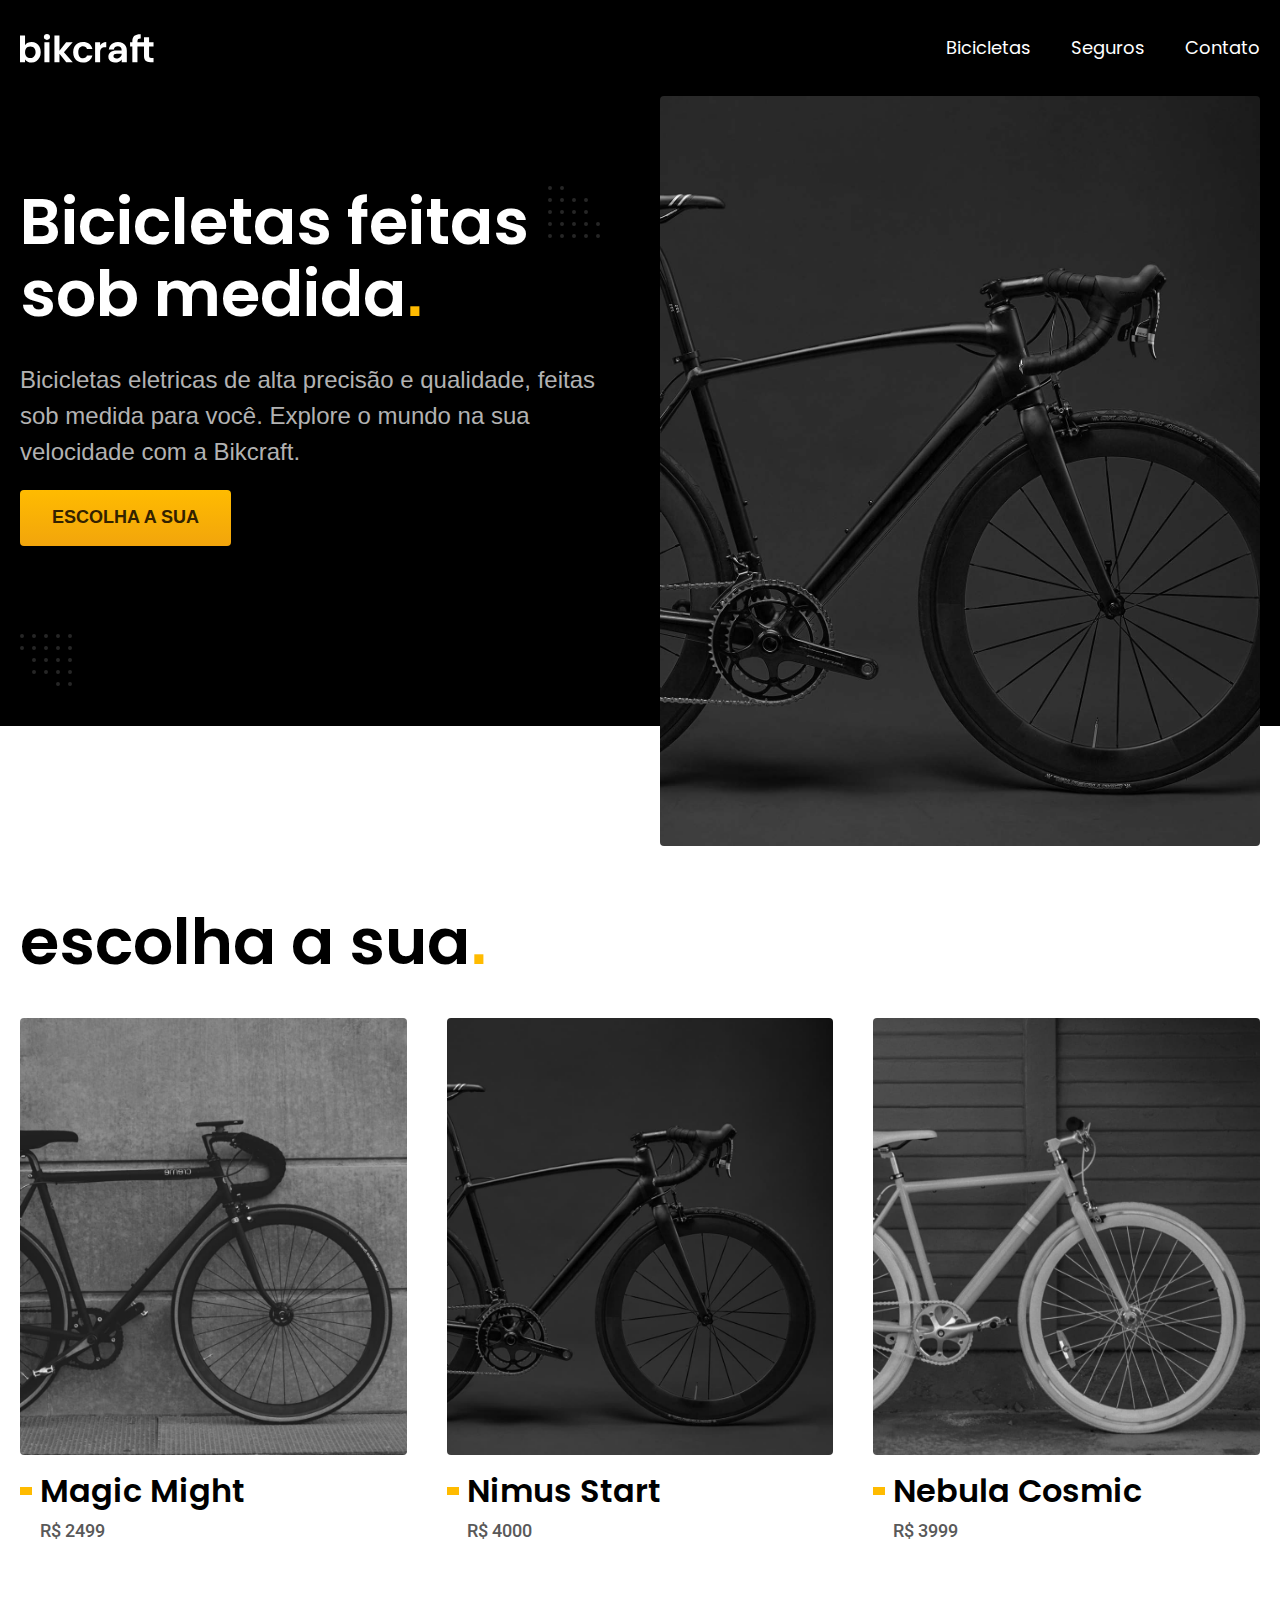
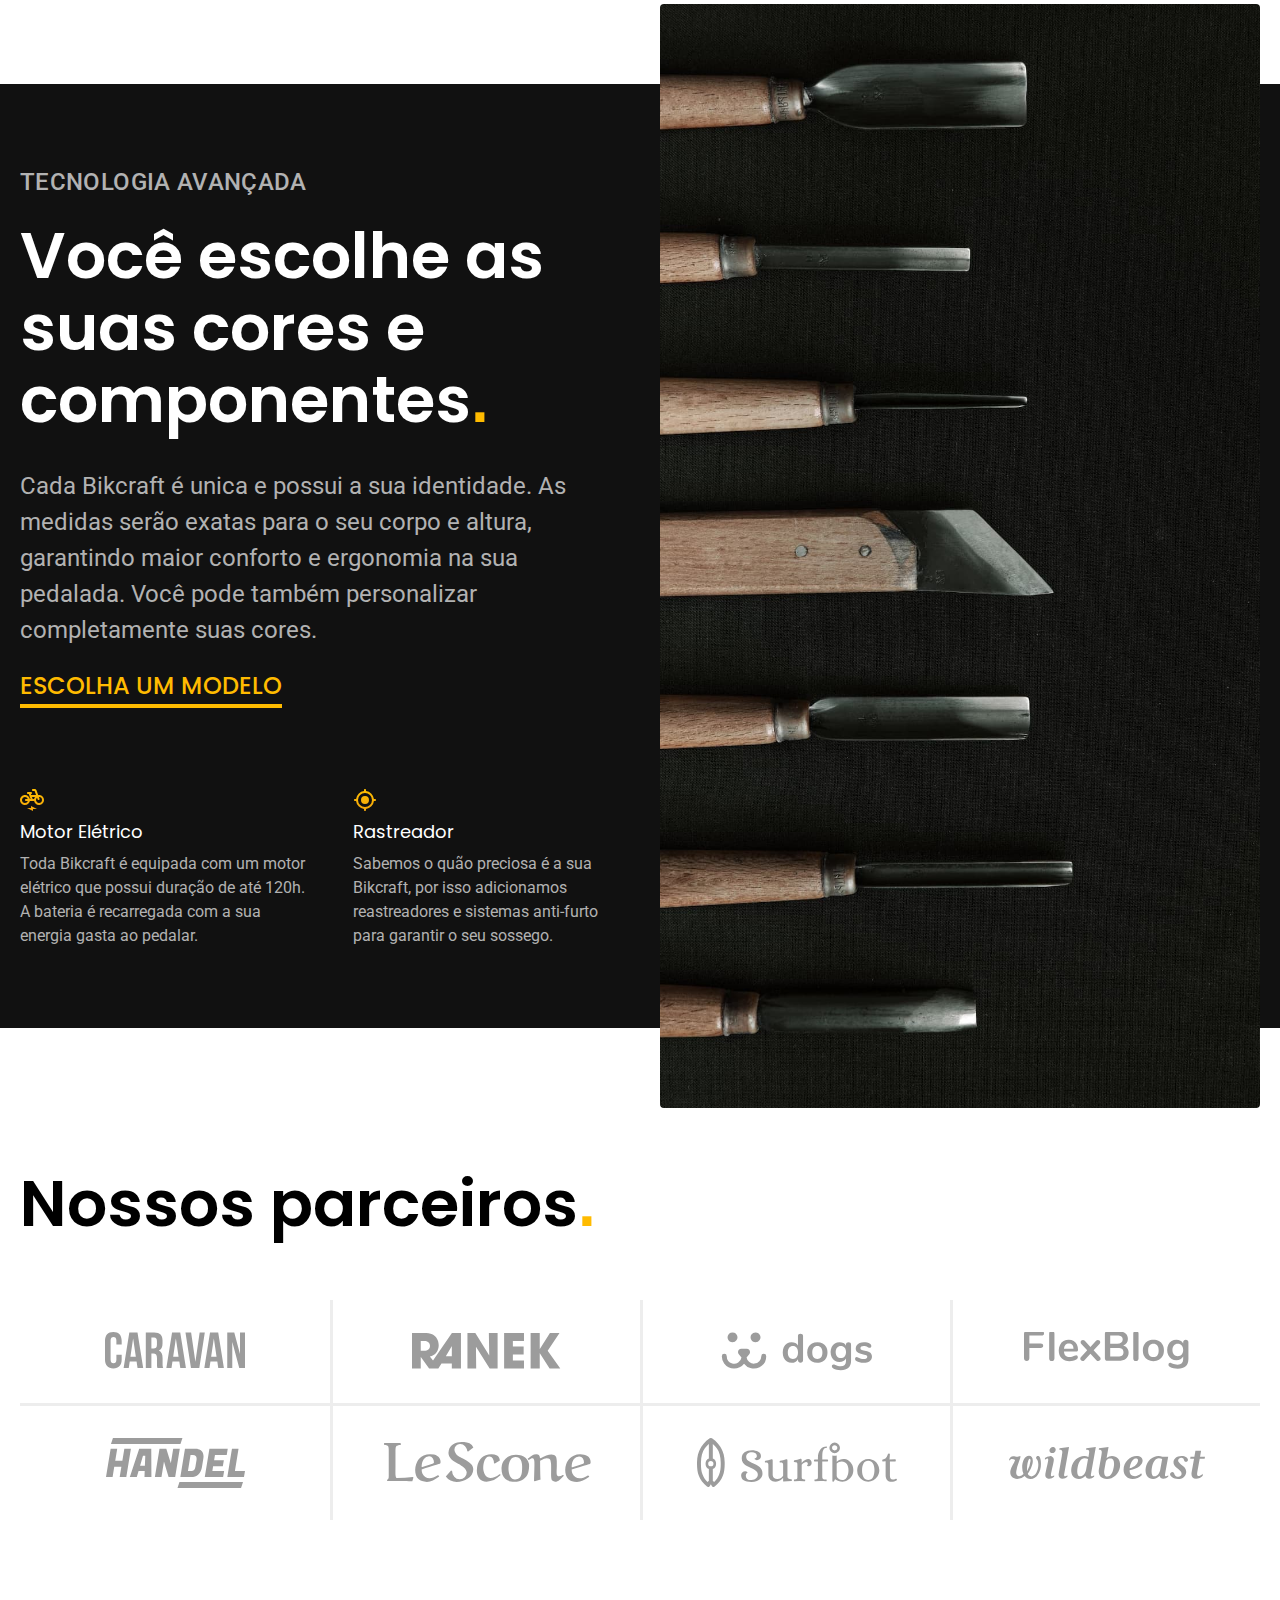
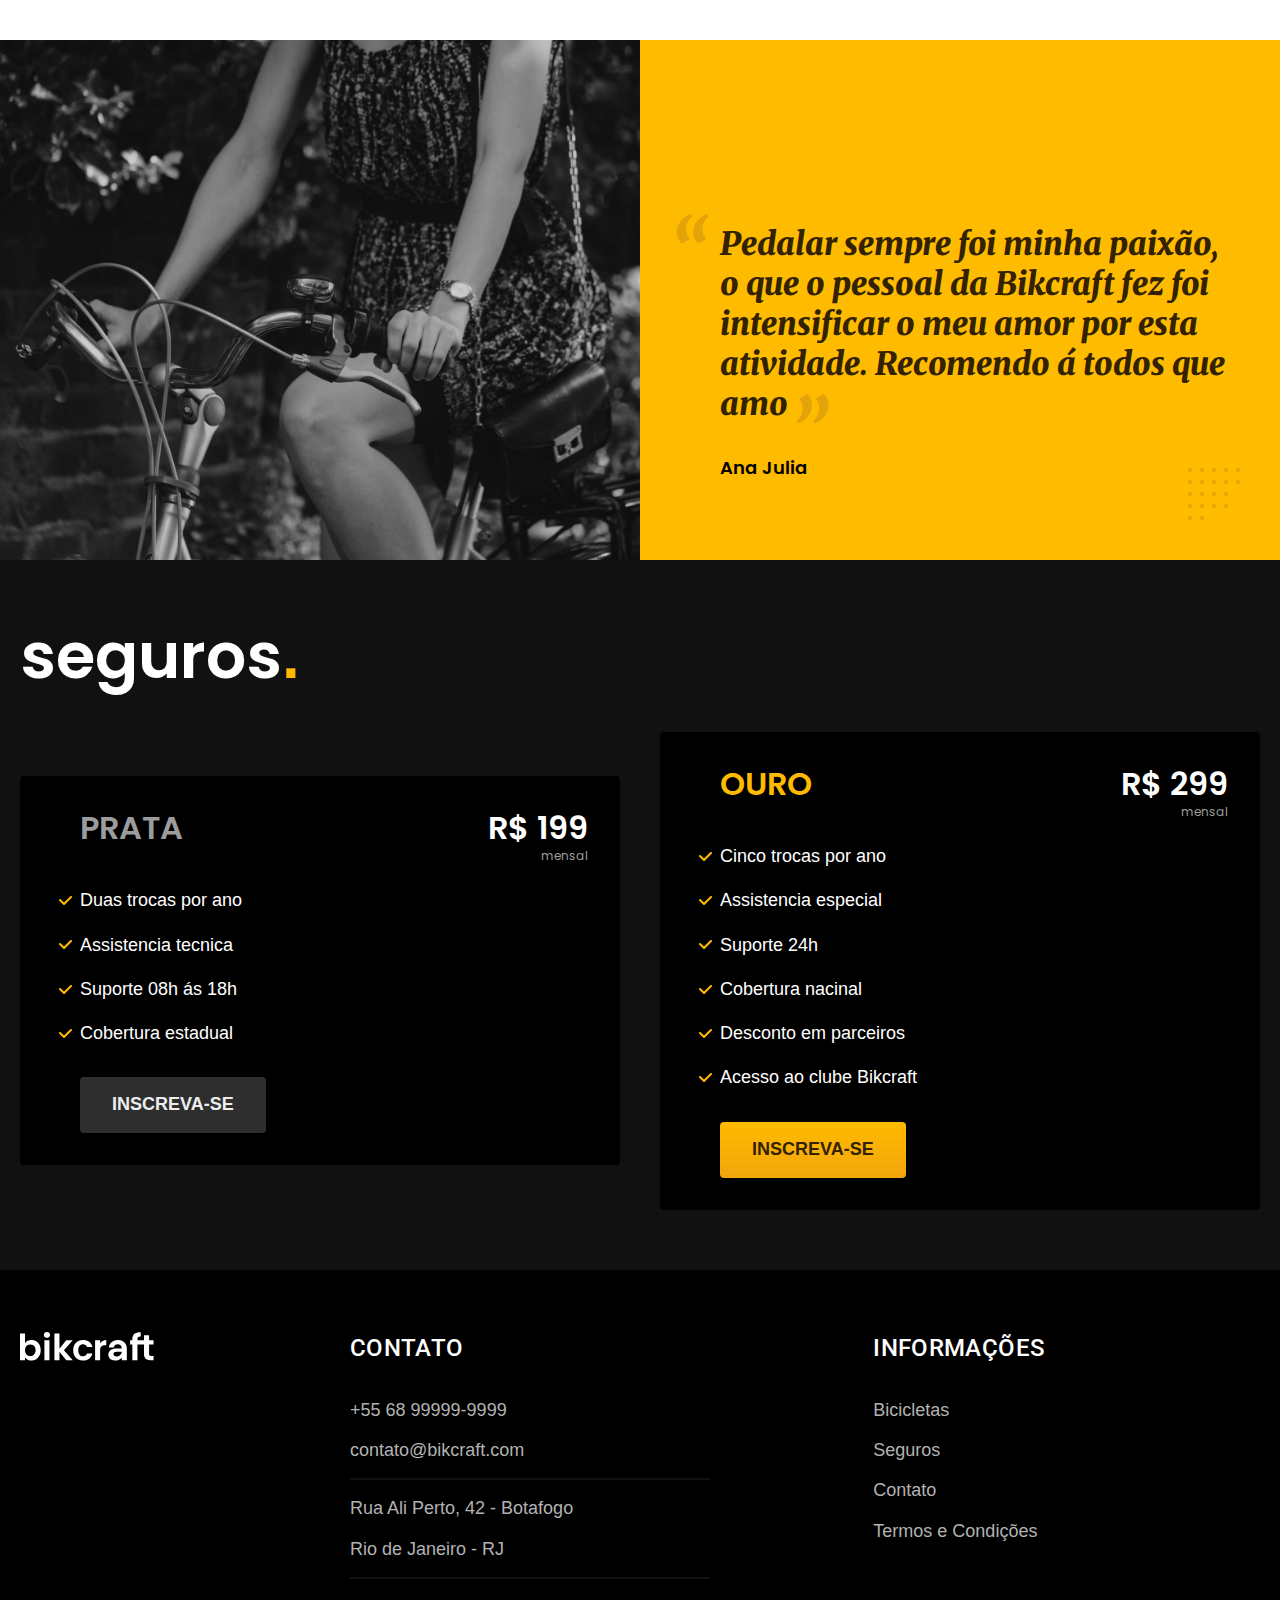
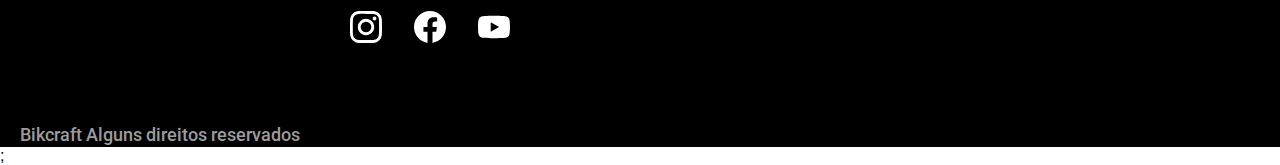
<file: index.html>
<!DOCTYPE html>
<html lang="pt-br">
<head>
  <meta charset="UTF-8">
  <meta http-equiv="X-UA-Compatible" content="IE=edge">
  <meta name="viewport" content="width=device-width, initial-scale=1.0">
  <title>Bikcraft - Bicicletas Elétricas</title>
  <meta name="description" content="Bicicletas Elétricas de alta precisão e qualidade
  feitas sob medida para o cliente. Explore o mundo na sua velocidade com a Bikcraft.">

  <link rel="shortcut icon" href="favicon.svg" type="image/svg+xml">
  <link rel="preload" href="./css/style.css" as="style">
  <link rel="stylesheet" href="./css/style.css">

  <link rel="preconnect" href="https://fonts.googleapis.com">
  <link rel="preconnect" href="https://fonts.gstatic.com" crossorigin>
  <link href="https://fonts.googleapis.com/css2?family=Merriweather:ital,wght@1,900&family=Poppins:wght@400;600&family=Roboto:wght@400;500&display=swap" rel="stylesheet">

  <script>document.documentElement.classList.add('js')</script>
</head>
<body>
  <header class="header-bg">
    <div class="header container">
      <a href="./"><img src="img/bikcraft.svg" width="136" height="32" alt="Marca"></a>

      <nav aria-label="primaria">
        <ul class="header-menu font-1-m cor-0">
          <li><a href="./bicicletas.html">Bicicletas</a></li>
          <li><a href="./seguros.html">Seguros</a></li>
          <li><a href="./contato.html">Contato</a></li>
        </ul>
     </nav>
    </div>
  </header>

  <main class="introducao-bg">
     <div class="introducao container" aria-label="Introdução">
        <div class="introducao-conteudo">
        <h1 class="titulo cor-0 fadeInDown" data-anime="200">Bicicletas feitas sob medida<span>.</span></h1>
        <p class="introducao-paragrafo fadeInDown" data-anime="400">Bicicletas eletricas de alta precisão e qualidade, feitas sob medida para você.
          Explore o mundo na sua velocidade com a Bikcraft.
        </p>
        <a class="button fadeInDown" data-anime="600" href="./bicicletas.html">Escolha a sua</a>
      </div>
      <div data-anime="800" class="fadeInDown">
        <img src="img/fotos/introducao.jpg" width="1280" height="1600" alt="Bicicleta eletrica preta.">
      </div>
    </div>
  </main>

  <article class="bicicletas-lista">
    <h2 class="font-1-xxl container" >escolha a sua<span class="cor-p1" >.</span></h2>

    <ul>
      <li>
        <a href="./bicicletas/magic.html">
          <img src="img/bicicletas/magic-home.jpg" width="920" height="1040" alt="Bicicleta preta">
          <h3 class="font-1-xl">Magic Might</h3>
          <span class="font-2-m cor-8">R$ 2499</span>
        </a>
      </li>

      <li>
        <a href="./bicicletas/nimbus.html">
          <img src="img/bicicletas/nimbus-home.jpg" width="920" height="1040" alt="Bicicleta preta">
          <h3 class="font-1-xl">Nimus Start</h3>
          <span class="font-2-m cor-8">R$ 4000</span>
        </a>
      </li>

      <li>
        <a href="./bicicletas/nebula.html">
          <img src="img/bicicletas/nebula-home.jpg" width="920" height="1040" alt="Bicicleta preta">
          <h3 class="font-1-xl">Nebula Cosmic</h3>
          <span class="font-2-m cor-8">R$ 3999</span>
        </a>
      </li>
    </ul>
  </article>

  <article class="tecnologia-bg">
    <div class="tecnologia container">
      <div class="tecnologia-conteudo">
        <span class="font-2-l-b cor-5">Tecnologia Avançada</span>
        <h2 class="font-1-xxl cor-0">Você escolhe as suas cores e componentes<span class="cor-p1">.</span></h2>
        <p class="font-2-l cor-5">Cada Bikcraft é unica e possui a sua identidade. As medidas serão exatas para o
          seu corpo e altura, garantindo maior conforto e ergonomia na sua pedalada. Você 
          pode também personalizar completamente suas cores.  
        </p>
        <a class="link" href="./bicicletas.html">Escolha um modelo</a>

        <div class="tecnologia-vantagens">
          <div>
            <img src="img/icones/eletrica.svg" width="32" height="32" alt="">
            <h3 class="font-1-m cor-0">Motor Elétrico</h3>
            <p class="font-2-s cor-5">Toda Bikcraft é equipada com um motor elétrico que possui duração de até 120h.
              A bateria é recarregada com a sua energia gasta ao pedalar.
            </p>
          </div>
  
          <div>
            <img src="img/icones/rastreador.svg" width="32" height="32" alt="">
            <h3 class="font-1-m cor-0">Rastreador</h3>
            <p class="font-2-s cor-5">Sabemos o quão preciosa é a sua Bikcraft, por isso adicionamos reastreadores e 
              sistemas anti-furto para garantir o seu sossego.
            </p>
          </div>
        </div>

      </div>

      <div class="tecnologia-imagem">
        <img src="img/fotos/tecnologia.jpg" width="1200" height="1920" alt="">
      </div>
    </div>
  </article>

  <section class="parceiros" aria-label="Nossos Parceiros">
    <h2 class="font-1-xxl container" >Nossos parceiros<span class="cor-p1" >.</span></h2>

    <ul>
      <li><img src="img/parceiros/caravan.svg" width="140" height="38" alt="caravan"></li>
      <li><img src="img/parceiros/ranek.svg" width="149" height="36" alt="ranek.svg"></li>
      <li><img src="img/parceiros/dogs.svg" width="152" height="39" alt="dogs.svg"></li>
      <li><img src="img/parceiros/flexblog.svg" width="165" height="38" alt="flexblog.svg"></li>
      <li><img src="img/parceiros/handel.svg" width="139" height="50" alt="handel.svg"></li>
      <li><img src="img/parceiros/lescone.svg" width="208" height="42" alt="lescone.svg"></li>
      <li><img src="img/parceiros/surfbot.svg" width="200" height="49" alt="surfbot"></li>
      <li><img src="img/parceiros/wildbeast.svg" width="196" height="34" alt="wildbeast.svg"></li>
    </ul>
  </section>

  <section class="depoimento" aria-label="Depoimento">
    <div>
      <img src="img/fotos/depoimento.jpg" width="1560" height="1360" alt="Pessoa pelando uma bicicleta bikcraft">
    </div>

    <div class="depoimento-conteudo">
      <blockquote class="font-1-xl cor-p5">
        <p>Pedalar sempre foi minha paixão, o que o pessoal da 
          Bikcraft fez foi intensificar o meu amor por esta atividade.
          Recomendo á todos que amo</p>
      </blockquote>
      <span class="font-1-m-b cor-p4">Ana Julia</span>
    </div>
  </section>

  <article class="seguros-bg">
    <div class="seguros container">
      <h2 class="font-1-xxl cor-0">seguros<span class="cor-p1">.</span></h2>
      <div class="seguros-item-container">
        <div class="seguros-item">
          <h3 class="font-1-xl cor-6">PRATA</h3>
          <span class="font-1-xl cor-0">R$ 199<span class="font-1-xs cor-6">mensal</span></span>
          <ul class="font-2-m cor-0">
            <li>Duas trocas por ano</li>
            <li>Assistencia tecnica</li>
            <li>Suporte 08h ás 18h</li>
            <li>Cobertura estadual</li>
          </ul>
          <a class="button secundario" href="./orcamento.html?tipo=seguro&produto=prata">Inscreva-se</a>
        </div>
  
        <div class="seguros-item">
          <h3 class="font-1-xl cor-p1">OURO</h3>
          <span class="font-1-xl cor-0">R$ 299<span class="font-1-xs cor-6">mensal</span></span>
          <ul class="font-2-m cor-0">
            <li>Cinco trocas por ano</li>
            <li>Assistencia especial</li>
            <li>Suporte 24h</li>
            <li>Cobertura nacinal</li>
            <li>Desconto em parceiros</li>
            <li>Acesso ao clube Bikcraft</li>
          </ul>
          <a class="button" href="./orcamento.html?tipo=seguro&produto=ouro">Inscreva-se</a>
        </div>
      </div>
    </div>
  </article>

  <footer class="footer-bg">
    <div class="footer container">
      <img src="img/bikcraft.svg" width="136" height="32" alt="Bikcraft">

      <div class="footer-contato">
        <h3 class="font-2-l-b cor-0">Contato</h3>
        <ul class="cor-5 font-2-m">
          <li><a href="tel:+5568999999999">+55 68 99999-9999</a></li>
          <li><a href="mailto:contato@bikcraft.com">contato@bikcraft.com</a></li>
          <li>Rua Ali Perto, 42 - Botafogo</li>
          <li>Rio de Janeiro - RJ</li>
        </ul>
        <div class="footer-redes">
          <a href="">
            <img src="img/redes/instagram.svg" width="32" height="32" alt="Instagram">
          </a>
  
          <a href="">
            <img src="img/redes/facebook.svg" width="32" height="32" alt="Facebook">
          </a>
  
          <a href="">
            <img src="img/redes/youtube.svg" width="32" height="32" alt="Youtube">
          </a>
        </div>
      </div>
      
      <div class="footer-info">
        <h3 class="font-2-l-b cor-0">Informações</h3>
        <nav>
          <ul class="font-1-m cor-5">
            <li><a href="./bicicletas.html">Bicicletas</a></li>
            <li><a href="./seguros.html">Seguros</a></li>
            <li><a href="./contato.html">Contato</a></li>
            <li><a href="./termos.html">Termos e Condições</a></li>
          </ul>
        </nav>
      </div>

      <p class="footer-copy font-2-m cor-6">Bikcraft Alguns direitos reservados</p>
    </div>
  </footer>
  <script src="./js/plugins/simple-anime.js"></script>;
  <script src="./js/script.js"></script>
</body>
</html>
</file>
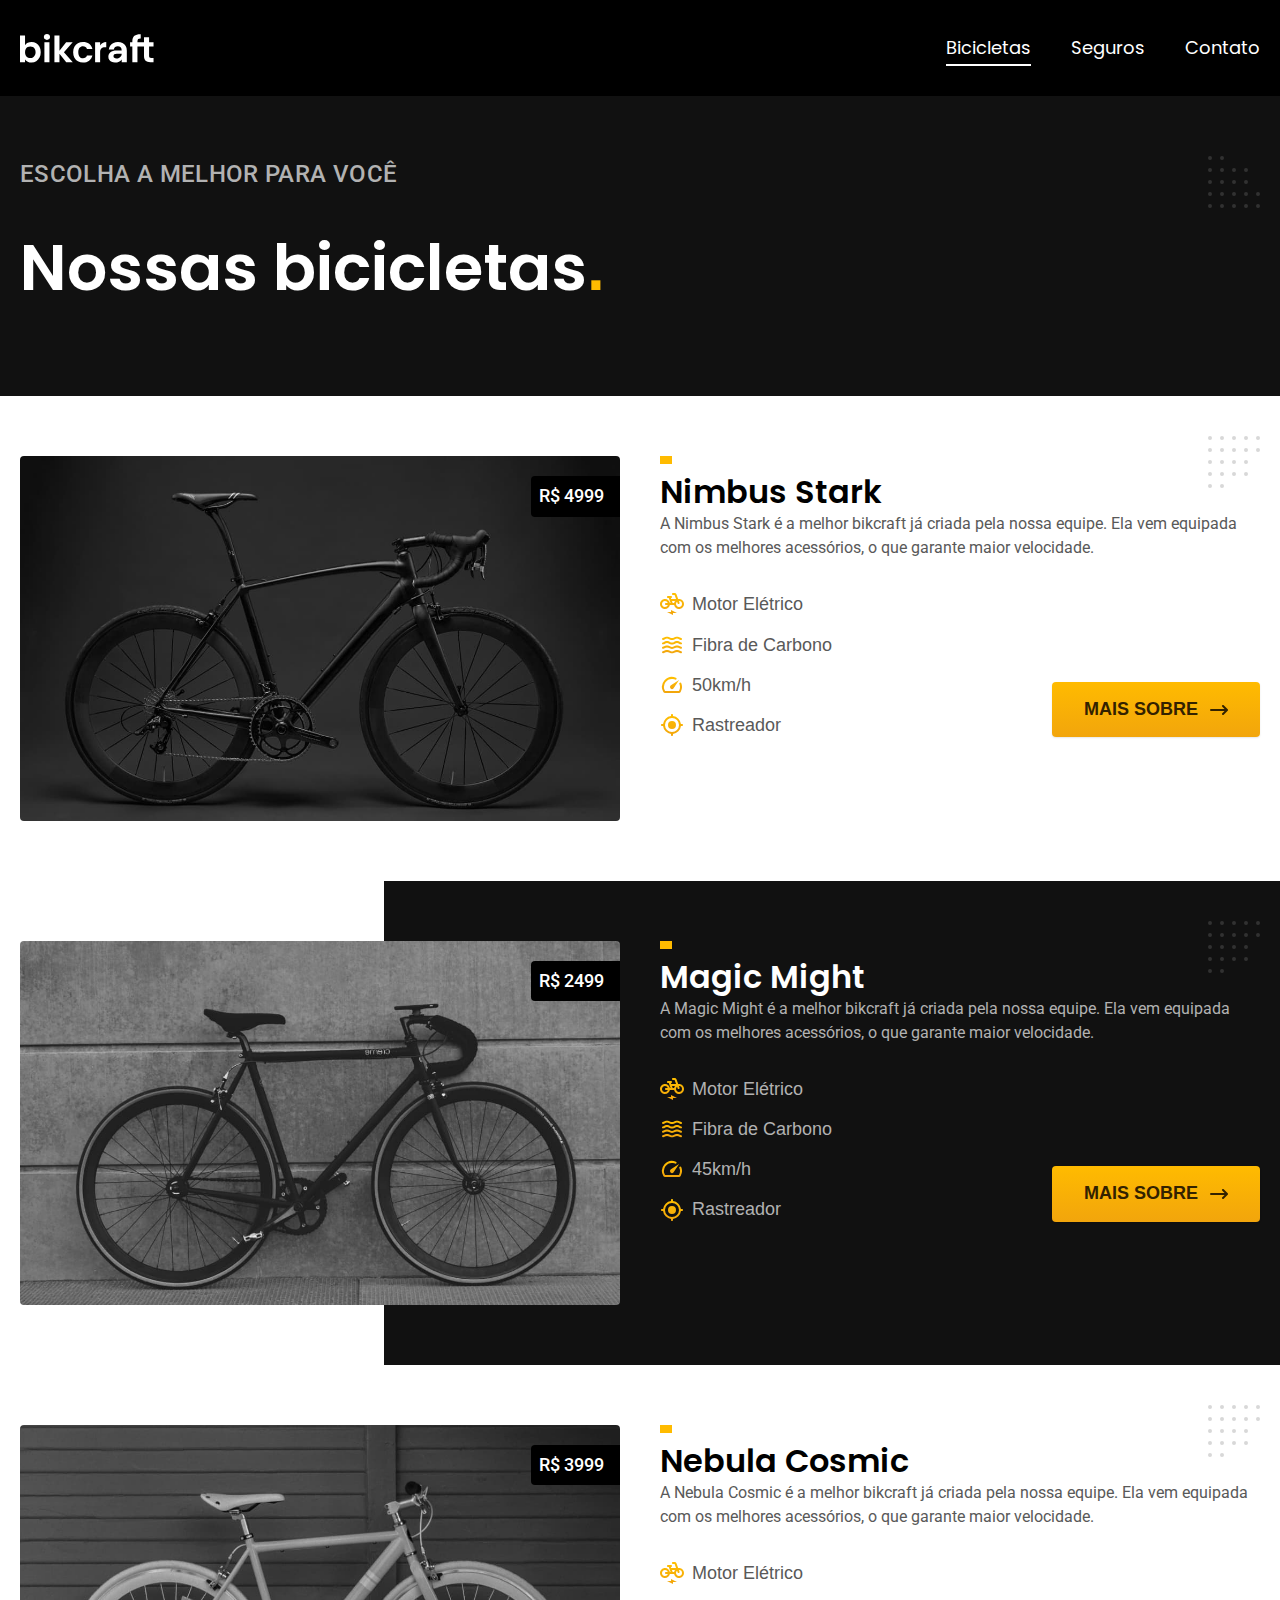
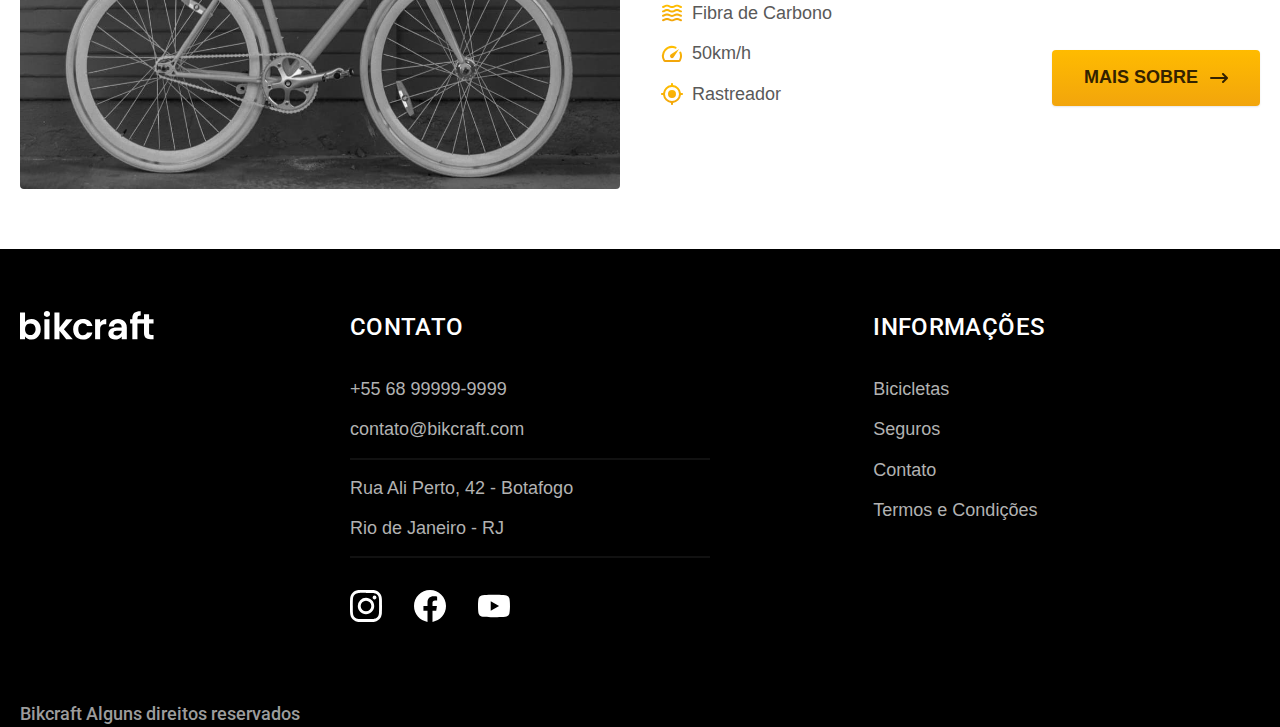
<file: bicicletas.html>
<!DOCTYPE html>
<html lang="pt-br">
<head>
  <meta charset="UTF-8">
  <meta http-equiv="X-UA-Compatible" content="IE=edge">
  <meta name="viewport" content="width=device-width, initial-scale=1.0">
  <title>Bicicletas | Bikcraft</title>
  <meta name="description" content="Bicicletas feitas pela Bikcraft, todas elas com muita qualidade
  e amor envolvido">
  <link rel="shortcut icon" href="favicon.svg" type="image/svg+xml">
  <link rel="preload" href="./css/style.css" as="style">
  <link rel="stylesheet" href="./css/style.css">
  <link rel="preconnect" href="https://fonts.googleapis.com">
  <link rel="preconnect" href="https://fonts.gstatic.com" crossorigin>
  <link href="https://fonts.googleapis.com/css2?family=Merriweather:ital,wght@1,900&family=Poppins:wght@400;600&family=Roboto:wght@400;500&display=swap" rel="stylesheet">
  <script>document.documentElement.classList.add('js')</script>
</head>
<body id="bicicletas">
  <header class="header-bg">
    <div class="header container">
      <a href="./"><img src="img/bikcraft.svg" width="136" height="32" alt="Marca"></a>

      <nav aria-label="primaria">
        <ul class="header-menu font-1-m cor-0">
          <li><a href="./bicicletas.html">Bicicletas</a></li>
          <li><a href="./seguros.html">Seguros</a></li>
          <li><a href="./contato.html">Contato</a></li>
        </ul>
     </nav>
    </div>
  </header>

  <main>
    <div class="titulo-bg">
      <div class="titulo container">
        <p class="font-2-l-b cor-5">Escolha a melhor para você</p>
        <h1 class="font-1-xxl cor-0">Nossas bicicletas<span class="cor-p1">.</span></h1>
      </div>
    </div>

    <div class="bicicletas container">
      <div class="bicicletas-imagem">
        <img src="img/bicicletas/nimbus.jpg" alt="Bicicleta preta">
        <span class="font-2-m cor-0">R$ 4999</span>
      </div>
      
      <div class="bicicletas-conteudo">
        <h2 class="font-1-xl">Nimbus Stark</h2>
        <p class="font-2-s cor-8">A Nimbus Stark é a melhor bikcraft já criada pela nossa equipe. Ela vem
          equipada com os melhores acessórios, o que garante maior velocidade.
        </p>
        <ul class="font-1-m cor-8">
          <li><img src="img/icones/eletrica.svg" width="32" height="32" alt="">Motor Elétrico</li>
          <li><img src="img/icones/carbono.svg" width="32" height="32" alt="">Fibra de Carbono</li>
          <li><img src="img/icones/velocidade.svg" width="32" height="32" alt="">50km/h</li>
          <li><img src="img/icones/rastreador.svg" width="32" height="32" alt="">Rastreador</li>
        </ul>
        <a class="button seta" href="./bicicletas/nimbus.html">Mais Sobre</a>
      </div>
    </div>


    <div class="bicicletas-bg">
      <div class="bicicletas container">
        <div class="bicicletas-imagem">
          <img src="img/bicicletas/magic.jpg" alt="Bicicleta preta">
          <span class="font-2-m cor-0">R$ 2499</span>
        </div>
        
        <div class="bicicletas-conteudo">
          <h2 class="font-1-xl cor-0">Magic Might</h2>
          <p class="font-2-s cor-5">A Magic Might é a melhor bikcraft já criada pela nossa equipe. Ela vem
            equipada com os melhores acessórios, o que garante maior velocidade.
          </p>
          <ul class="font-1-m cor-5">
            <li><img src="img/icones/eletrica.svg" width="32" height="32" alt="">Motor Elétrico</li>
            <li><img src="img/icones/carbono.svg" width="32" height="32" alt="">Fibra de Carbono</li>
            <li><img src="img/icones/velocidade.svg" width="32" height="32" alt="">45km/h</li>
            <li><img src="img/icones/rastreador.svg" width="32" height="32" alt="">Rastreador</li>
          </ul>
          <a class="button seta" href="./bicicletas/magic.html">Mais Sobre</a>
        </div>
      </div>
    </div>

    <div class="bicicletas container">
      <div class="bicicletas-imagem">
        <img src="img/bicicletas/nebula.jpg" alt="Bicicleta preta">
        <span class="font-2-m cor-0">R$ 3999</span>
      </div>
      
      <div class="bicicletas-conteudo">
        <h2 class="font-1-xl">Nebula Cosmic</h2>
        <p class="font-2-s cor-8">A Nebula Cosmic é a melhor bikcraft já criada pela nossa equipe. Ela vem
          equipada com os melhores acessórios, o que garante maior velocidade.
        </p>
        <ul class="font-1-m cor-8">
          <li><img src="img/icones/eletrica.svg" width="32" height="32" alt="">Motor Elétrico</li>
          <li><img src="img/icones/carbono.svg" width="32" height="32" alt="">Fibra de Carbono</li>
          <li><img src="img/icones/velocidade.svg" width="32" height="32" alt="">50km/h</li>
          <li><img src="img/icones/rastreador.svg" width="32" height="32" alt="">Rastreador</li>
        </ul>
        <a class="button seta" href="./bicicletas/nebula.html">Mais Sobre</a>
      </div>
    </div>
  </main>

  <footer class="footer-bg">
    <div class="footer container">
      <img src="img/bikcraft.svg" alt="Bikcraft">

      <div class="footer-contato">
        <h3 class="font-2-l-b cor-0">Contato</h3>
        <ul class="cor-5 font-2-m">
          <li><a href="tel:+5568999999999">+55 68 99999-9999</a></li>
          <li><a href="mailto:contato@bikcraft.com">contato@bikcraft.com</a></li>
          <li>Rua Ali Perto, 42 - Botafogo</li>
          <li>Rio de Janeiro - RJ</li>
        </ul>
        <div class="footer-redes">
          <a href="">
            <img src="img/redes/instagram.svg" width="32" height="32" alt="Instagram">
          </a>
  
          <a href="">
            <img src="img/redes/facebook.svg" width="32" height="32" alt="Facebook">
          </a>
  
          <a href="">
            <img src="img/redes/youtube.svg" width="32" height="32" alt="Youtube">
          </a>
        </div>
      </div>
      
      <div class="footer-info">
        <h3 class="font-2-l-b cor-0">Informações</h3>
        <nav>
          <ul class="font-1-m cor-5">
            <li><a href="./bicicletas.html">Bicicletas</a></li>
            <li><a href="./seguros.html">Seguros</a></li>
            <li><a href="./contato.html">Contato</a></li>
            <li><a href="./termos.html">Termos e Condições</a></li>
          </ul>
        </nav>
      </div>

      <p class="footer-copy font-2-m cor-6">Bikcraft Alguns direitos reservados</p>
    </div>
  </footer>
  <script src="./js/script.js"></script>
</body>
</html>
</file>
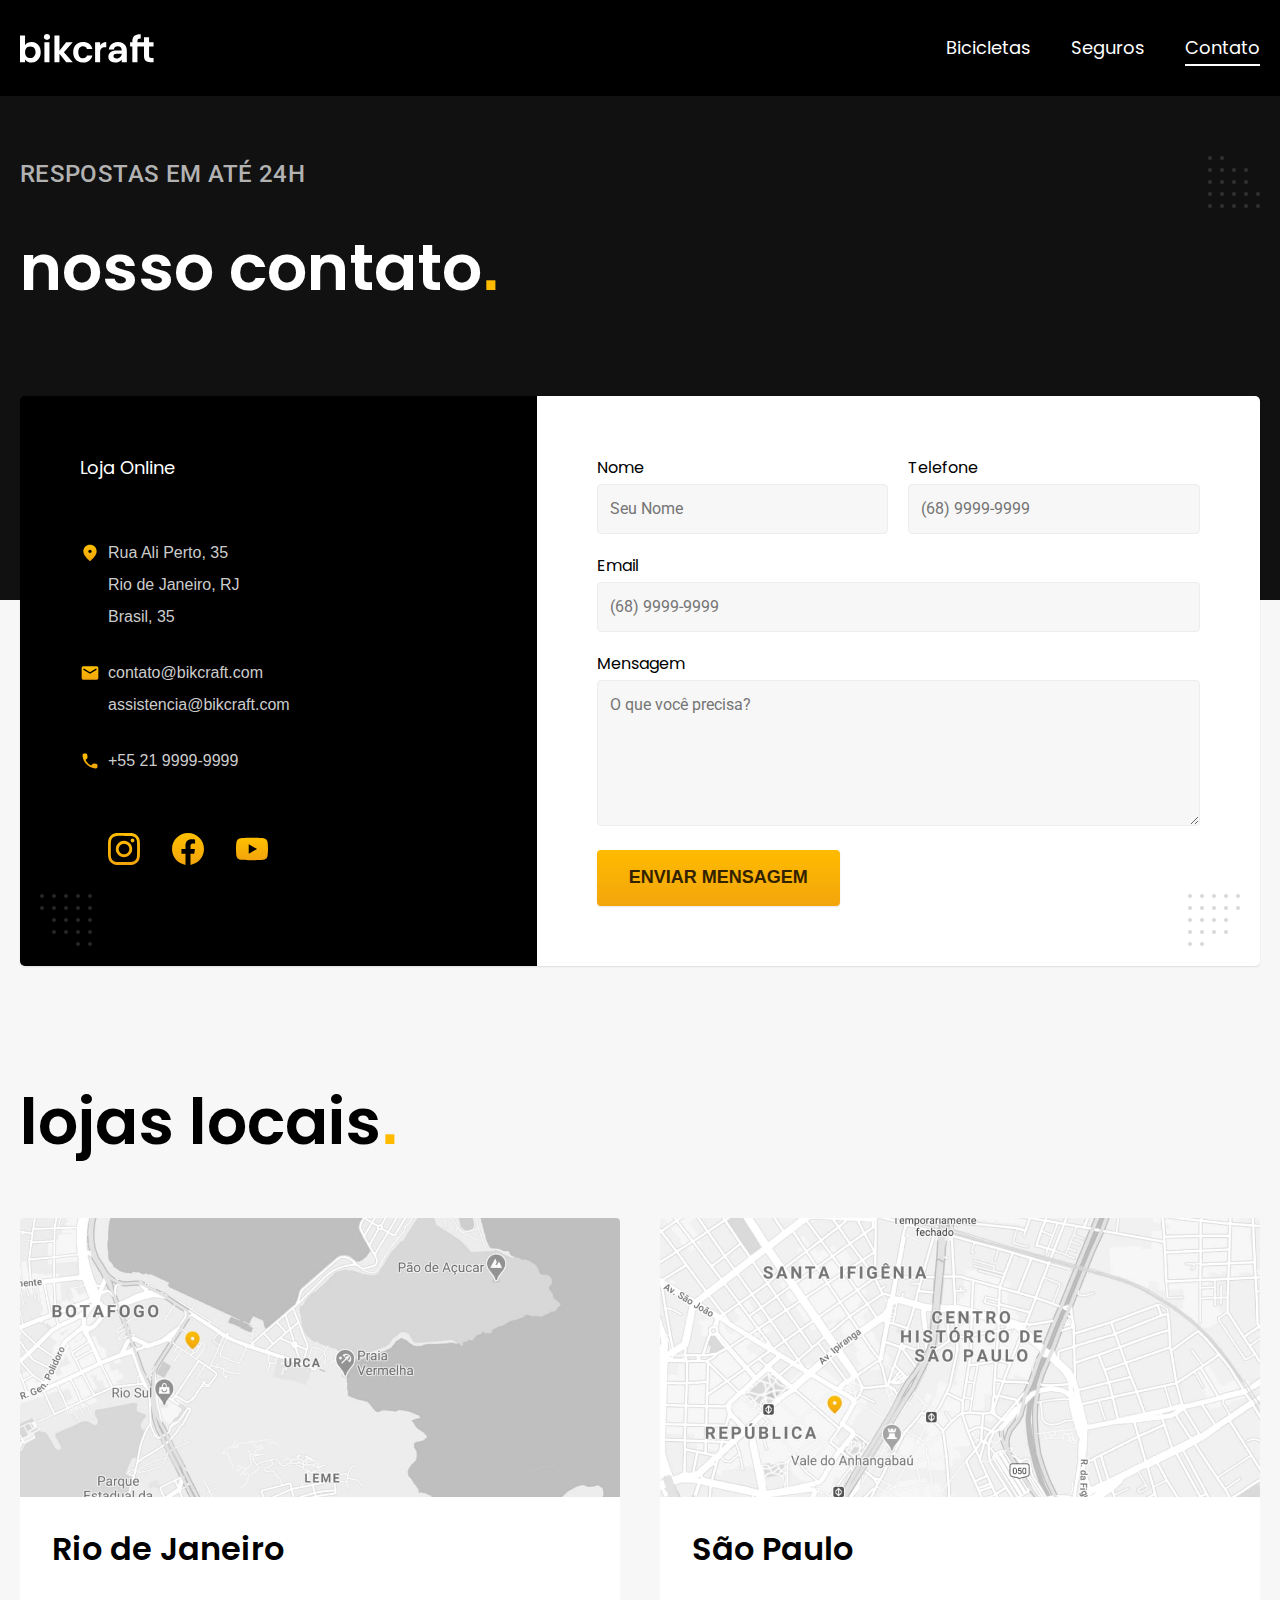
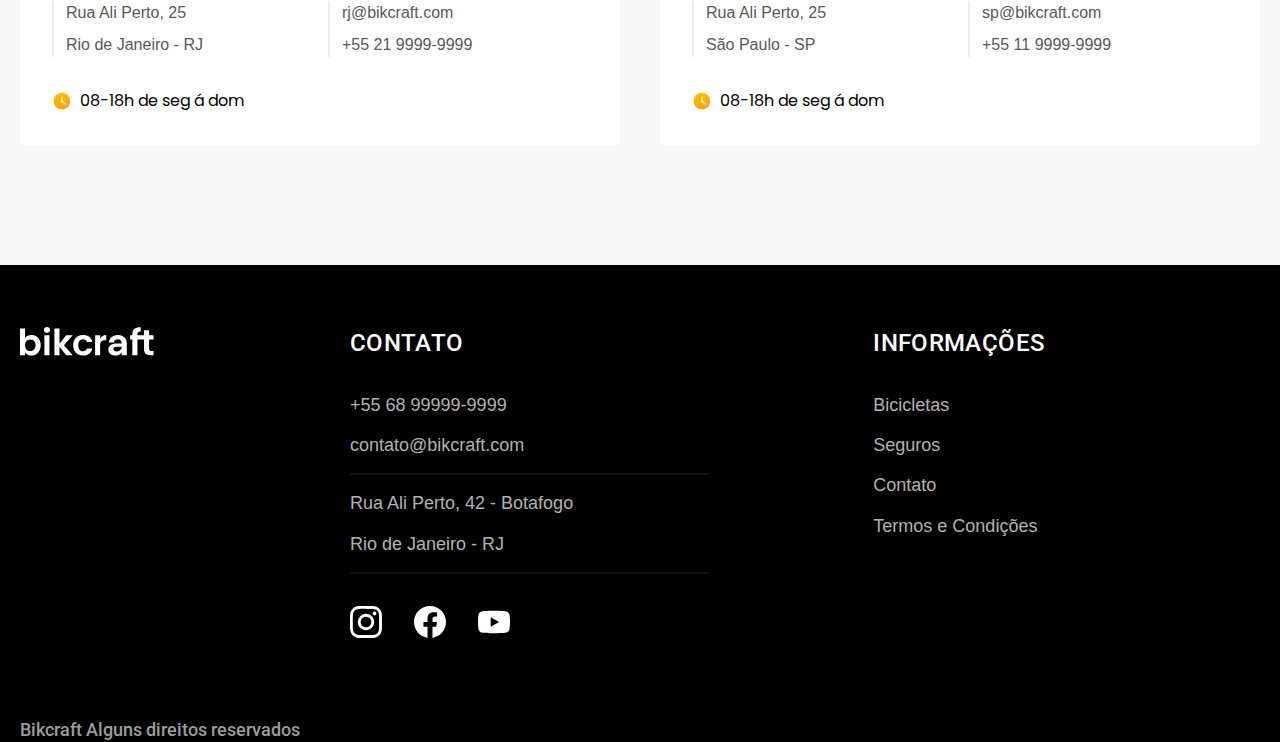
<file: contato.html>
<!DOCTYPE html>
<html lang="pt-br">
<head>
  <meta charset="UTF-8">
  <meta http-equiv="X-UA-Compatible" content="IE=edge">
  <meta name="viewport" content="width=device-width, initial-scale=1.0">
  <title>Contato | Bikcraft</title>
  <meta name="description" content="Todos os contatos da Bikcraft">
  <link rel="shortcut icon" href="favicon.svg" type="image/svg+xml">
  <link rel="preload" href="./css/style.css" as="style">
  <link rel="stylesheet" href="./css/style.css">
  <link rel="preconnect" href="https://fonts.googleapis.com">
  <link rel="preconnect" href="https://fonts.gstatic.com" crossorigin>
  <link href="https://fonts.googleapis.com/css2?family=Merriweather:ital,wght@1,900&family=Poppins:wght@400;600&family=Roboto:wght@400;500&display=swap" rel="stylesheet">
  <script>document.documentElement.classList.add('js')</script>
</head>
<body id="contato">
  <header class="header-bg">
    <div class="header container">
      <a href="./"><img src="img/bikcraft.svg" width="136" height="32" alt="Marca"></a>

      <nav aria-label="primaria">
        <ul class="header-menu font-1-m cor-0">
          <li><a href="./bicicletas.html">Bicicletas</a></li>
          <li><a href="./seguros.html">Seguros</a></li>
          <li><a href="./contato.html">Contato</a></li>
        </ul>
     </nav>
    </div>
  </header>

  <main>
    <div class="titulo-bg">
      <div class="titulo container">
        <p class="font-2-l-b cor-5">Respostas em até 24h</p>
        <h1 class="font-1-xxl cor-0">nosso contato<span class="cor-p1">.</span></h1>
      </div>
    </div>

    <div class="contato container">
      <section class="contato-dados" aria-label="Endereço">
        <h2 class="font-1-m cor-0">Loja Online</h2>
        <div class="contato-endereco font-2-s cor-4">
          <p>Rua Ali Perto, 35</p>
          <p>Rio de Janeiro, RJ</p>
          <p>Brasil, 35</p>
        </div>
        <address class="contato-meios font-2-s cor-4">
          <a href="mailto:contato@bikcraft.com">contato@bikcraft.com</a>
          <a href="mailto:assistencia@bikcraft.com">assistencia@bikcraft.com</a>
          <a href="tel:+552199999999">+55 21 9999-9999</a>
        </address>
        <div class="contato-redes">
          <a href="">
            <img src="img/redes/instagram-p.svg" width="32" height="32" alt="Instagram">
          </a>
  
          <a href="">
            <img src="img/redes/facebook-p.svg" width="32" height="32" alt="Facebook">
          </a>
  
          <a href="">
            <img src="img/redes/youtube-p.svg" width="32" height="32" alt="Youtube">
          </a>
        </div>
      </section>

      <section class="contato-formulario" aria-label="Formulário">
        <form class="form" action="./contato.html">
          <div>
            <label for="nome">Nome</label>
            <input type="text" name="nome" id="nome" placeholder="Seu Nome">
          </div>

          <div>
            <label for="telefone">Telefone</label>
            <input type="text" name="telefone" id="telefone" placeholder="(68) 9999-9999">
          </div>

          <div class="col-2">
            <label for="email">Email</label>
            <input type="email" name="email" id="email" placeholder="(68) 9999-9999">
          </div>

          <div class="col-2">
            <label for="mensagem">Mensagem</label>
            <textarea name="mensagem" id="mensagem" rows="5" placeholder="O que você precisa?"></textarea>
          </div>
          <button class="button col-2">Enviar Mensagem</button>
        </form>
      </section>
    </div>
  </main>
  
  <article class="lojas container">
    <h2 class="font-1-xxl">lojas locais<span class="cor-p1">.</span></h2>

    <div class="lojas-item">
      <img src="img/lojas/rj.jpg" width="1120" height="520" alt="Mapa marcando o endereço em, Rua. Ali Perto, 25, RJ">
      
      <div class="lojas-conteudo">
        <h3 class="font-1-xl">Rio de Janeiro</h3>
        <div class="lojas-dados font-2-s cor-8">
          <p>Rua Ali Perto, 25</p>
          <p>Rio de Janeiro - RJ</p>
        </div>
  
        <div class="lojas-dados font-2-s cor-8">
          <a href="mailto:rj@bikcraft.com">rj@bikcraft.com</a>
          <a href="tel:+552199999999">+55 21 9999-9999</a>
        </div>
        <p class="lojas-tempo font-1-s"><img src="img/icones/horario.svg" width="20" height="20" alt="">08-18h de seg á dom</p>
      </div>
    </div>

    <div class="lojas-item">
      <img src="img/lojas/sp.jpg" width="1120" height="520" alt="Mapa marcando o endereço em, Rua. Ali Perto, 25, RJ">
      <div class="lojas-conteudo">
        <h3 class="font-1-xl">São Paulo</h3>
        <div class="lojas-dados font-2-s cor-8">
          <p>Rua Ali Perto, 25</p>
          <p>São Paulo - SP</p>
        </div>

        <div class="lojas-dados font-2-s cor-8">
          <a href="mailto:sp@bikcraft.com">sp@bikcraft.com</a>
          <a href="tel:+552199999999">+55 11 9999-9999</a>
        </div>

        <p class="lojas-tempo font-1-s"><img src="img/icones/horario.svg" width="20" height="20" alt="">08-18h de seg á dom</p>
      </div>
    </div>
  </article>

  <footer class="footer-bg">
    <div class="footer container">
      <img src="img/bikcraft.svg" width="136" height="32" alt="Bikcraft">

      <div class="footer-contato">
        <h3 class="font-2-l-b cor-0">Contato</h3>
        <ul class="cor-5 font-2-m">
          <li><a href="tel:+5568999999999">+55 68 99999-9999</a></li>
          <li><a href="mailto:contato@bikcraft.com">contato@bikcraft.com</a></li>
          <li>Rua Ali Perto, 42 - Botafogo</li>
          <li>Rio de Janeiro - RJ</li>
        </ul>
        <div class="footer-redes">
          <a href="">
            <img src="img/redes/instagram.svg" width="32" height="32" alt="Instagram">
          </a>
  
          <a href="">
            <img src="img/redes/facebook.svg" width="32" height="32" alt="Facebook">
          </a>
  
          <a href="">
            <img src="img/redes/youtube.svg" width="32" height="32" alt="Youtube">
          </a>
        </div>
      </div>
      
      <div class="footer-info">
        <h3 class="font-2-l-b cor-0">Informações</h3>
        <nav>
          <ul class="font-1-m cor-5">
            <li><a href="./bicicletas.html">Bicicletas</a></li>
            <li><a href="./seguros.html">Seguros</a></li>
            <li><a href="./contato.html">Contato</a></li>
            <li><a href="./termos.html">Termos e Condições</a></li>
          </ul>
        </nav>
      </div>

      <p class="footer-copy font-2-m cor-6">Bikcraft Alguns direitos reservados</p>
    </div>
  </footer>
  <script src="./js/script.js"></script>
</body>
</html>
</file>
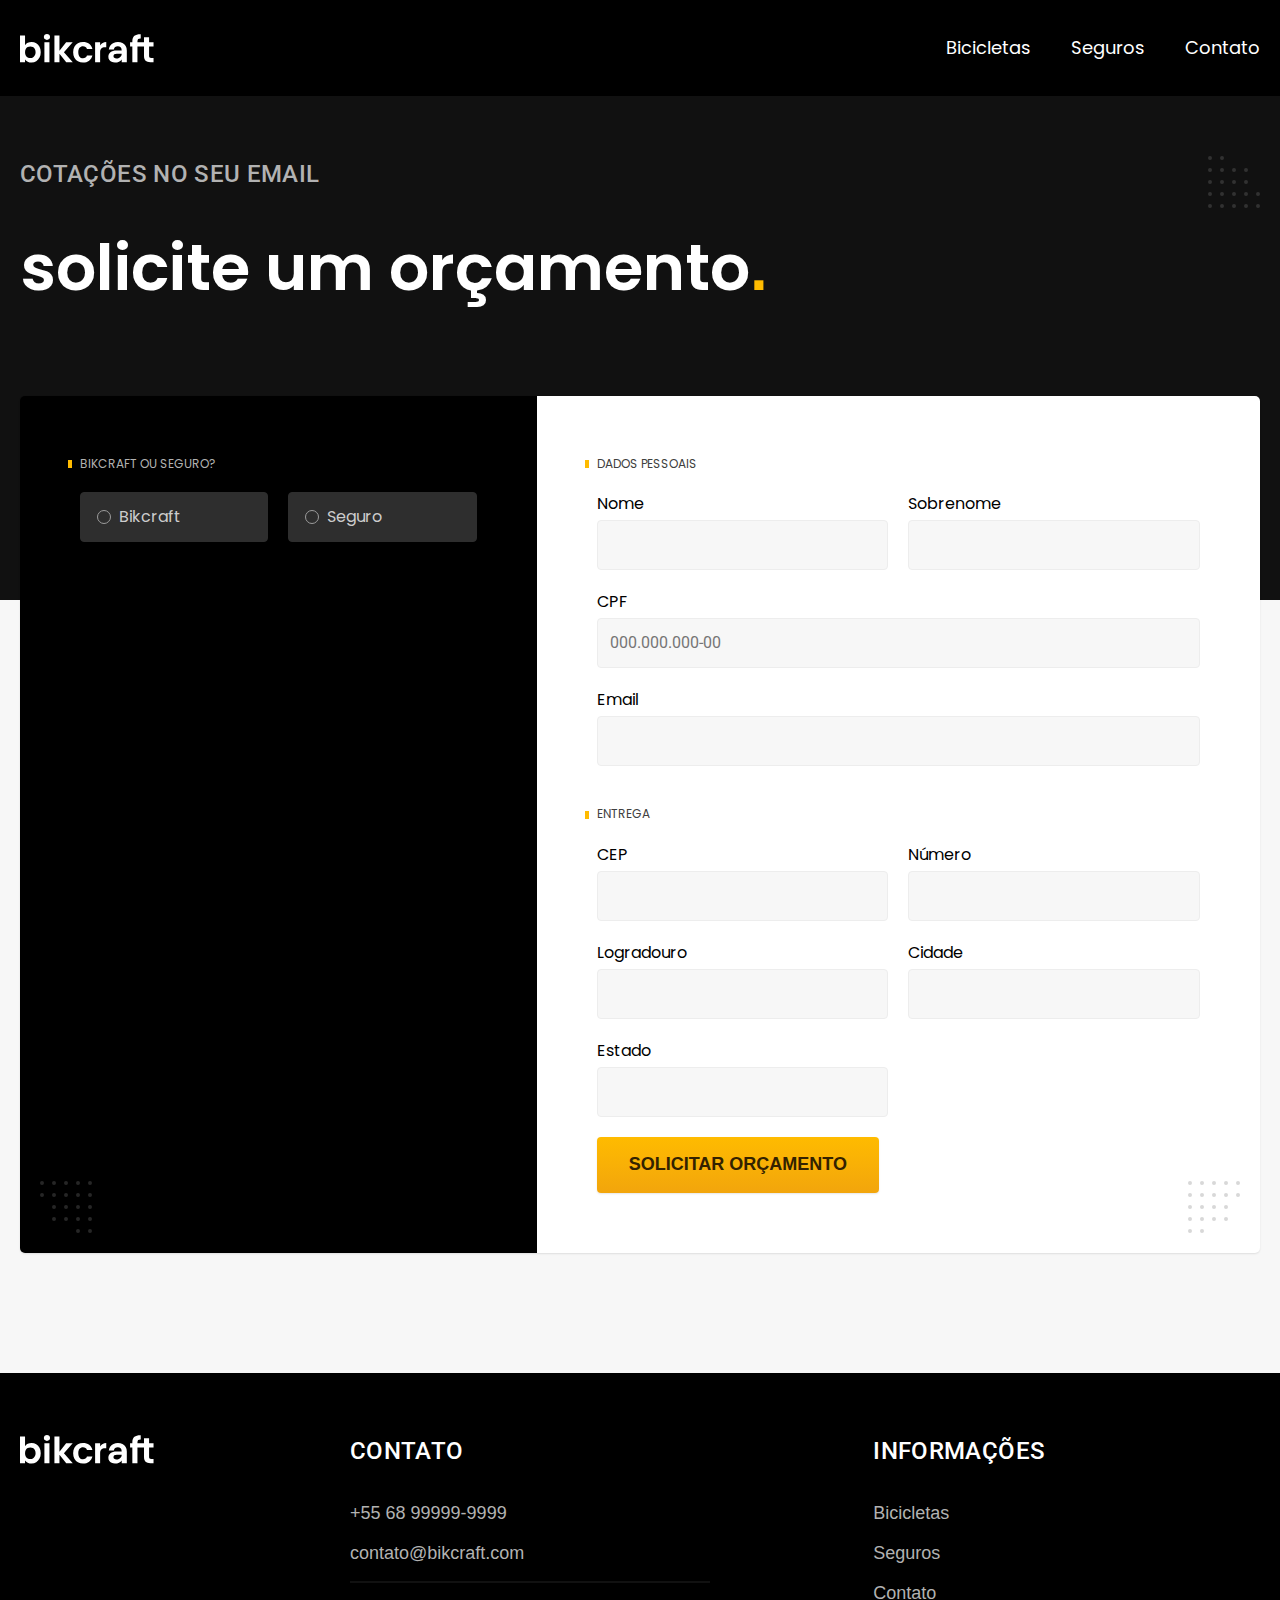
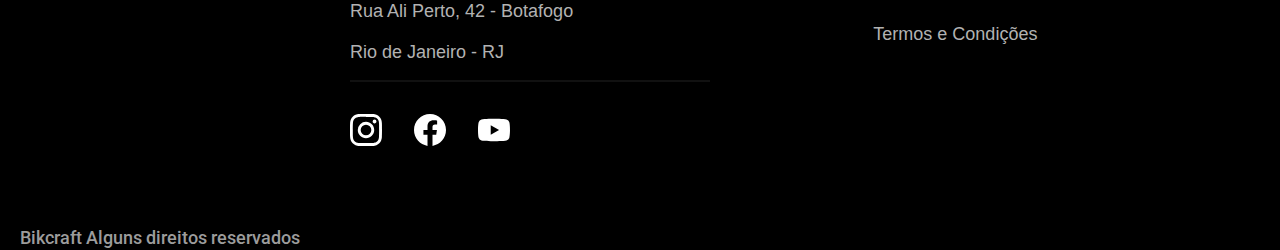
<file: orcamento.html>
<!DOCTYPE html>
<html lang="pt-br">
<head>
  <meta charset="UTF-8">
  <meta http-equiv="X-UA-Compatible" content="IE=edge">
  <meta name="viewport" content="width=device-width, initial-scale=1.0">
  <title>Orçamento | Bikcraft</title>
  <meta name="description" content="Termos e Condições">
  <link rel="shortcut icon" href="favicon.svg" type="image/svg+xml">
  <link rel="preload" href="./css/style.css" as="style">
  <link rel="stylesheet" href="./css/style.css">
  <link rel="preconnect" href="https://fonts.googleapis.com">
  <link rel="preconnect" href="https://fonts.gstatic.com" crossorigin>
  <link href="https://fonts.googleapis.com/css2?family=Merriweather:ital,wght@1,900&family=Poppins:wght@400;600&family=Roboto:wght@400;500&display=swap" rel="stylesheet">
  <script>document.documentElement.classList.add('js')</script>
</head>
<body id="orcamento">
  <header class="header-bg">
    <div class="header container">
      <a href="./"><img src="img/bikcraft.svg" width="136" height="32" alt="Marca"></a>

      <nav aria-label="primaria">
        <ul class="header-menu font-1-m cor-0">
          <li><a href="./bicicletas.html">Bicicletas</a></li>
          <li><a href="./seguros.html">Seguros</a></li>
          <li><a href="./contato.html">Contato</a></li>
        </ul>
     </nav>
    </div>
  </header>

  <main>
    <div class="titulo-bg">
      <div class="titulo container">
        <p class="font-2-l-b cor-5">Cotações no seu email</p>
        <h1 class="font-1-xxl cor-0">solicite um orçamento<span class="cor-p1">.</span></h1>
      </div>
    </div>

    <form class="orcamento container" action="">
      <div class="orcamento-produto">
        <h2 class="font-1-xs cor-5">Bikcraft ou Seguro?</h2>

        <input type="radio" name="tipo" value="bikcraft" id="bikcraft">
        <label for="bikcraft">Bikcraft</label>

        <input type="radio" name="tipo" value="seguro" id="seguro">
        <label for="seguro">Seguro</label>

        <div class="orcamento-conteudo" id="orcamento-bikcraft">
          <h2 class="font-1-xs cor-5">Escolha a sua</h2>

          <input type="radio" name="produto" value="nimbus" id="nimbus">
          <label for="nimbus">Nimbus Stark <span>R$ 4000</span></label>
          <div class="orcamento-detalhes">
            <ul class="font-1-xs cor-8">
              <li><img src="img/icones/eletrica.svg" width="32" height="32" alt="">Motor Elétrico</li>
              <li><img src="img/icones/carbono.svg" width="32" height="32" alt="">Fibra de Carbono</li>
              <li><img src="img/icones/velocidade.svg" width="32" height="32" alt="">50 km/h</li>
              <li><img src="img/icones/rastreador.svg" width="32" height="32" alt="">Rastreador</li>
            </ul>
            <img src="./img/bicicletas/nimbus.jpg" alt="Bicicleta Preta">
          </div>

          <input type="radio" name="produto" value="magic" id="magic">
          <label for="magic">Magic Might <span>R$ 2499</span></label>
          <div class="orcamento-detalhes">
            <ul class="font-1-xs cor-8">
              <li><img src="img/icones/eletrica.svg" width="32" height="32" alt="">Motor Elétrico</li>
              <li><img src="img/icones/carbono.svg" width="32" height="32" alt="">Fibra de Carbono</li>
              <li><img src="img/icones/velocidade.svg" width="32" height="32" alt="">50 km/h</li>
              <li><img src="img/icones/rastreador.svg" width="32" height="32" alt="">Rastreador</li>
            </ul>
            <img src="./img/bicicletas/magic.jpg" alt="Bicicleta Preta">
          </div>

          <input type="radio" name="produto" value="nebula" id="nebula">
          <label for="nebula">Nebula Cosmic <span>R$ 3999</span></label>
          <div class="orcamento-detalhes">
            <ul class="font-1-xs cor-8">
              <li><img src="img/icones/eletrica.svg" width="32" height="32" alt="">Motor Elétrico</li>
              <li><img src="img/icones/carbono.svg" width="32" height="32" alt="">Fibra de Carbono</li>
              <li><img src="img/icones/velocidade.svg" width="32" height="32" alt="">50 km/h</li>
              <li><img src="img/icones/rastreador.svg" width="32" height="32" alt="">Rastreador</li>
            </ul>
            <img src="./img/bicicletas/nebula.jpg" alt="Bicicleta Branca">
          </div>

        </div>

        <div class="orcamento-conteudo" id="orcamento-seguro">
          <h2 class="font-1-xs cor-5">Escolha o plano</h2>

          <input type="radio" name="produto" value="prata" id="prata">
          <label for="prata">Prata <span>R$ 199</span></label>
          
          <input type="radio" name="produto" value="ouro" id="ouro">
          <label for="ouro">Ouro <span>R$ 299</span></label>

        </div>

      </div>

      <div class="orcamento-dados form">
        <h2 class="font-1-xs cor-9 col-2">dados pessoais</h2>
        <div>
          <label for="nome">Nome</label>
          <input type="text" name="nome" id="nome">
        </div>

        <div>
          <label for="sobrenome">Sobrenome</label>
          <input type="text" name="sobrenome" id="sobrenome">
        </div>

        <div class="col-2">
          <label for="cpf">CPF</label>
          <input type="text" name="cpf" id="cpf" placeholder="000.000.000-00">
        </div>

        <div class="col-2">
          <label for="email">Email</label>
          <input type="email" name="email" id="email">
        </div>

        <h2 class="font-1-xs cor-9 col-2">entrega</h2>

        <div>
          <label for="cep">CEP</label>
          <input type="text" name="cep" id="cep">
        </div>

        <div>
          <label for="numero">Número</label>
          <input type="text" name="numero" id="numero">
        </div>

        <div>
          <label for="logradouro">Logradouro</label>
          <input type="text" name="logradouro" id="logradouro">
        </div>

        <div>
          <label for="cidade">Cidade</label>
          <input type="text" name="cidade" id="cidade">
        </div>

        <div>
          <label for="estado">Estado</label>
          <input type="text" name="estado" id="estado">
        </div>
        <button class="button col-2">Solicitar Orçamento</button>
      </div>
    </form>

  </main>

  <footer class="footer-bg">
    <div class="footer container">
      <img src="img/bikcraft.svg" width="136" height="32" alt="Bikcraft">

      <div class="footer-contato">
        <h3 class="font-2-l-b cor-0">Contato</h3>
        <ul class="cor-5 font-2-m">
          <li><a href="tel:+5568999999999">+55 68 99999-9999</a></li>
          <li><a href="mailto:contato@bikcraft.com">contato@bikcraft.com</a></li>
          <li>Rua Ali Perto, 42 - Botafogo</li>
          <li>Rio de Janeiro - RJ</li>
        </ul>
        <div class="footer-redes">
          <a href="">
            <img src="img/redes/instagram.svg" width="32" height="32" alt="Instagram">
          </a>
  
          <a href="">
            <img src="img/redes/facebook.svg" width="32" height="32" alt="Facebook">
          </a>
  
          <a href="">
            <img src="img/redes/youtube.svg" width="32" height="32" alt="Youtube">
          </a>
        </div>
      </div>
      
      <div class="footer-info">
        <h3 class="font-2-l-b cor-0">Informações</h3>
        <nav>
          <ul class="font-1-m cor-5">
            <li><a href="./bicicletas.html">Bicicletas</a></li>
            <li><a href="./seguros.html">Seguros</a></li>
            <li><a href="./contato.html">Contato</a></li>
            <li><a href="./termos.html">Termos e Condições</a></li>
          </ul>
        </nav>
      </div>

      <p class="footer-copy font-2-m cor-6">Bikcraft Alguns direitos reservados</p>
    </div>
  </footer>
  <script src="./js/script.js"></script>
</body>
</html>
</file>
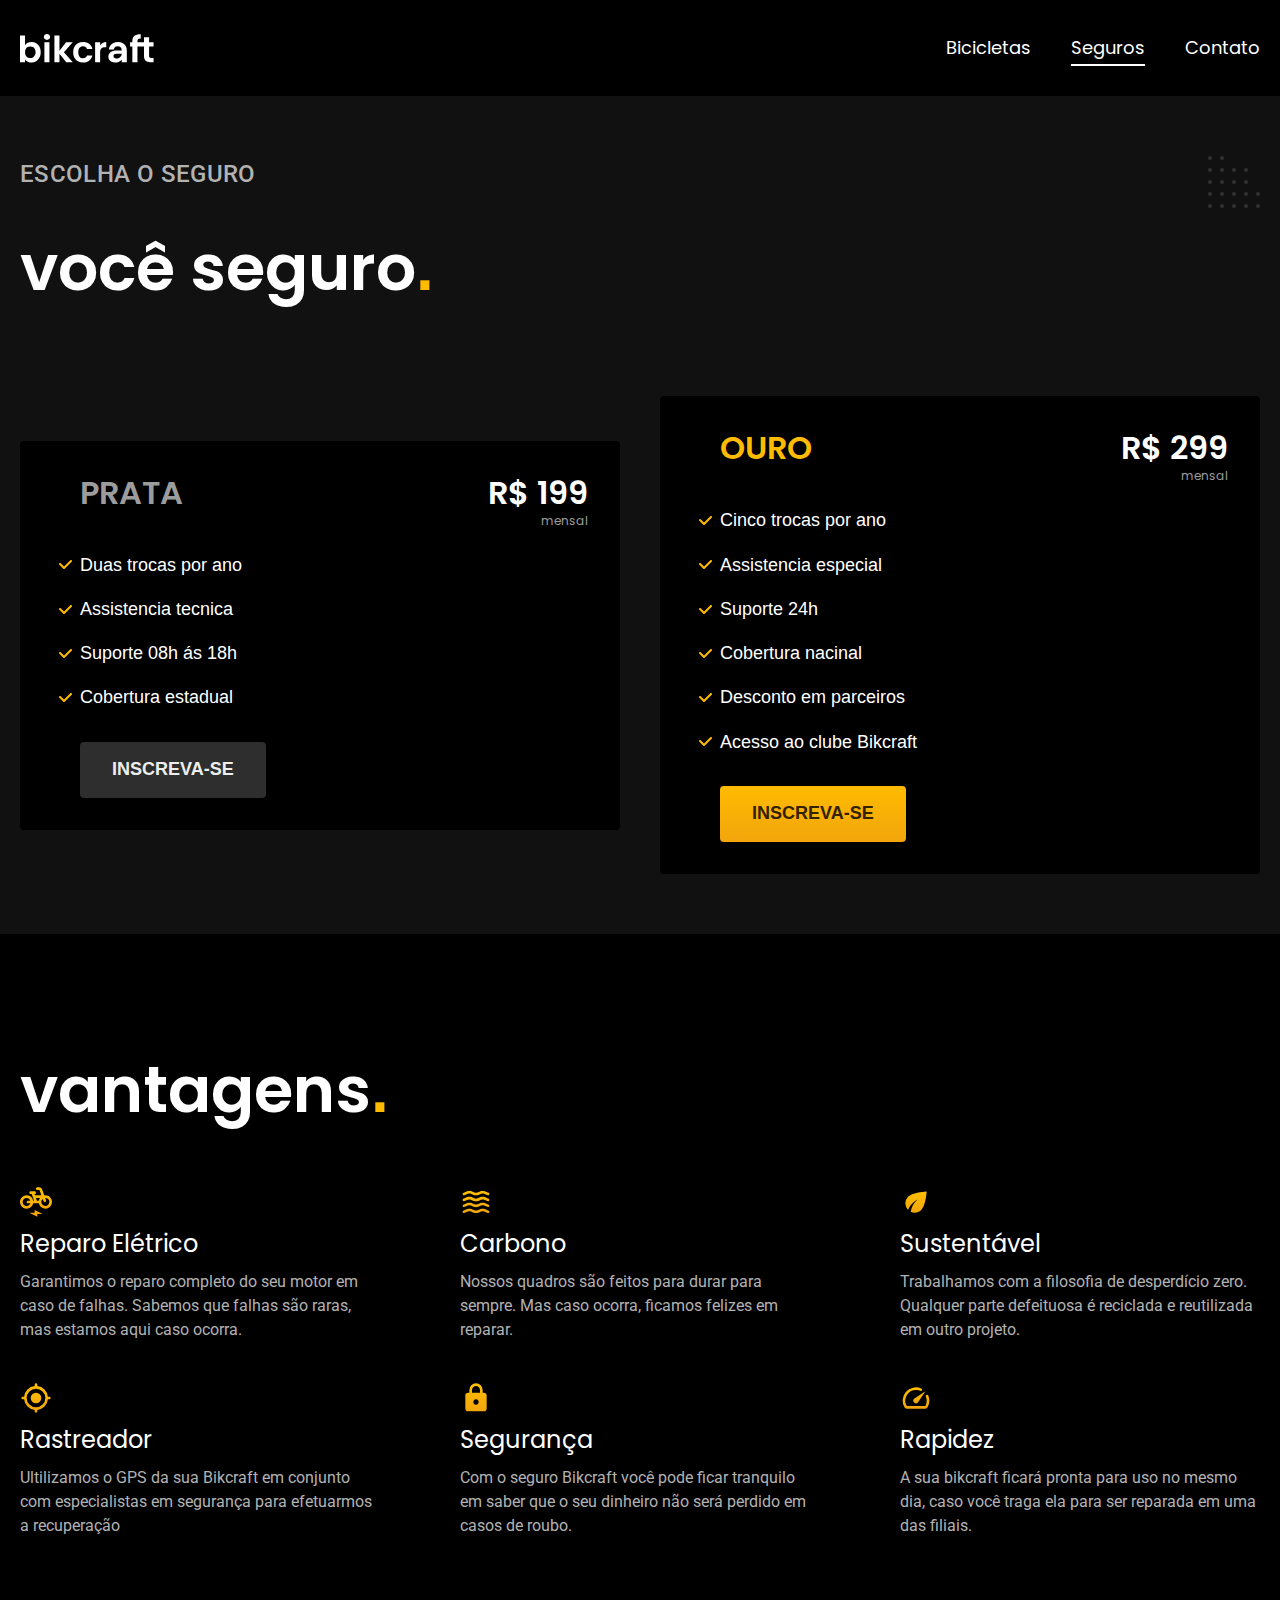
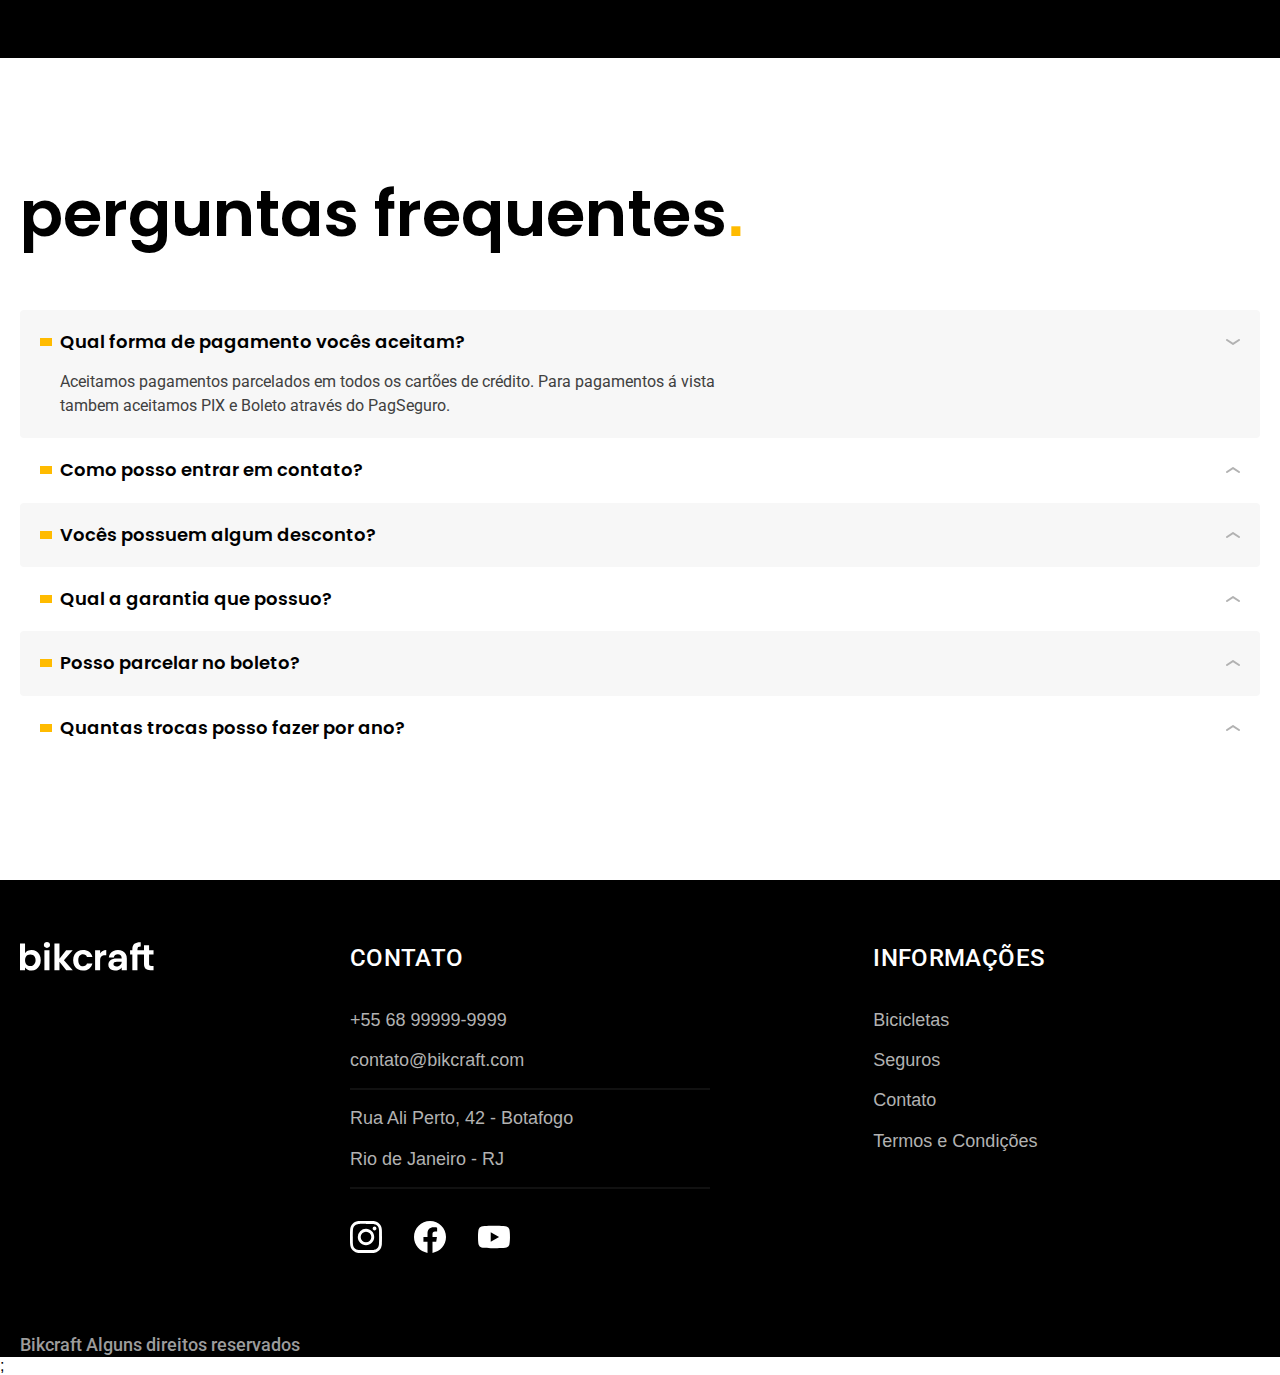
<file: seguros.html>
<!DOCTYPE html>
<html lang="pt-br">
<head>
  <meta charset="UTF-8">
  <meta http-equiv="X-UA-Compatible" content="IE=edge">
  <meta name="viewport" content="width=device-width, initial-scale=1.0">
  <title>Seguros | Bikcraft</title>
  <meta name="description" content="Os seguros da Bikcraft são feitos 
  pensando em você. Os confira aqui!">
  <link rel="shortcut icon" href="favicon.svg" type="image/svg+xml">
  <link rel="preload" href="./css/style.css" as="style">
  <link rel="stylesheet" href="./css/style.css">
  <link rel="preconnect" href="https://fonts.googleapis.com">
  <link rel="preconnect" href="https://fonts.gstatic.com" crossorigin>
  <link href="https://fonts.googleapis.com/css2?family=Merriweather:ital,wght@1,900&family=Poppins:wght@400;600&family=Roboto:wght@400;500&display=swap" rel="stylesheet">
  <script>document.documentElement.classList.add('js')</script>
</head>
<body id="seguros">
  <header class="header-bg">
    <div class="header container">
      <a href="./"><img src="img/bikcraft.svg" width="136" height="32" alt="Marca"></a>

      <nav aria-label="primaria">
        <ul class="header-menu font-1-m cor-0">
          <li><a href="./bicicletas.html">Bicicletas</a></li>
          <li><a href="./seguros.html">Seguros</a></li>
          <li><a href="./contato.html">Contato</a></li>
        </ul>
     </nav>
    </div>
  </header>

  <main class="seguros-bg">
    <div class="titulo-bg">
      <div class="titulo container">
        <p class="font-2-l-b cor-5">Escolha o seguro</p>
        <h1 class="font-1-xxl cor-0">você seguro<span class="cor-p1">.</span></h1>
      </div>
    </div>

    <div class="seguros container" >
      <div class="seguros-item-container">
        <div class="seguros-item fadeInLeft" data-anime="200">
          <h3 class="font-1-xl cor-6">PRATA</h3>
          <span class="font-1-xl cor-0">R$ 199<span class="font-1-xs cor-6">mensal</span></span>
          <ul class="font-2-m cor-0">
            <li>Duas trocas por ano</li>
            <li>Assistencia tecnica</li>
            <li>Suporte 08h ás 18h</li>
            <li>Cobertura estadual</li>
          </ul>
          <a class="button secundario" href="./orcamento.html?tipo=seguro&produto=prata">Inscreva-se</a>
        </div>
  
        <div class="seguros-item fadeInRight" data-anime="400">
          <h3 class="font-1-xl cor-p1">OURO</h3>
          <span class="font-1-xl cor-0">R$ 299<span class="font-1-xs cor-6">mensal</span></span>
          <ul class="font-2-m cor-0">
            <li>Cinco trocas por ano</li>
            <li>Assistencia especial</li>
            <li>Suporte 24h</li>
            <li>Cobertura nacinal</li>
            <li>Desconto em parceiros</li>
            <li>Acesso ao clube Bikcraft</li>
          </ul>
          <a class="button" href="./orcamento.html?tipo=seguro&produto=ouro">Inscreva-se</a>
        </div>
      </div>
    </div>
  </main>

  <article class="vantagens-bg">
    <div class="vantagens container">
      <h2 class="font-1-xxl cor-0">vantagens<span class="cor-p1">.</span></h2>
      <ul>
        <li><img src="img/icones/eletrica.svg" width="32" height="32" alt="">
        <h3 class="font-1-l cor-0">Reparo Elétrico</h3>
        <p class="font-2-s cor-5">Garantimos o reparo completo do seu motor em caso de 
          falhas. Sabemos que falhas são raras, mas estamos aqui
          caso ocorra.
        </p>
        </li>
  
        <li><img src="img/icones/carbono.svg" width="32" height="32" alt="">
        <h3 class="font-1-l cor-0">Carbono</h3>
        <p class="font-2-s cor-5">Nossos quadros são feitos para durar
          para sempre. Mas caso ocorra, ficamos felizes em reparar.
        </p>
  
        </li>
        <li><img src="img/icones/sustentavel.svg" width="32" height="32" alt="">
        <h3 class="font-1-l cor-0">Sustentável</h3>
        <p class="font-2-s cor-5">Trabalhamos com a filosofia de 
          desperdício zero. Qualquer parte defeituosa é reciclada e 
          reutilizada em outro projeto.
        </p>
        </li>
  
        <li><img src="img/icones/rastreador.svg" width="32" height="32" alt="">
        <h3 class="font-1-l cor-0">Rastreador</h3>
        <p class="font-2-s cor-5">Ultilizamos o GPS da sua Bikcraft em 
          conjunto com especialistas em segurança para efetuarmos a 
          recuperação
        </p>
        </li>
  
        <li><img src="img/icones/seguro.svg" width="32" height="32" alt="">
        <h3 class="font-1-l cor-0">Segurança</h3>
        <p class="font-2-s cor-5">Com o seguro Bikcraft você pode
          ficar tranquilo em saber que o seu dinheiro não será perdido
          em casos de roubo.
        </p>
        </li>
  
        <li><img src="img/icones/velocidade.svg" width="32" height="32" alt="">
        <h3 class="font-1-l cor-0">Rapidez</h3>
        <p class="font-2-s cor-5">A sua bikcraft ficará pronta para
          uso no mesmo dia, caso você traga ela para ser reparada em uma
          das filiais.
        </p>
        </li>
      </ul>
    </div> 
  </article>

  <article class="perguntas container">
    <h2 class="font-1-xxl">perguntas frequentes<span class="cor-p1">.</span></h2>

    <dl>
      <div>
        <dt><button class="font-1-m-b" aria-controls="pergunta1" aria-expanded="true">Qual forma de pagamento vocês aceitam?</button></dt>
        <dd id="pergunta1" class="font-2-s cor-9 ativa
        ">Aceitamos pagamentos parcelados em todos os cartões de 
          crédito. Para pagamentos á vista tambem aceitamos PIX e Boleto
          através do PagSeguro.
        </dd>
      </div>

      <div>
        <dt><button class="font-1-m-b" aria-controls="pergunta2" aria-expanded="false">Como posso entrar em contato?</button></dt>
        <dd id="pergunta2" class="font-2-s cor-9">Aceitamos pagamentos parcelados em todos os cartões de 
          crédito. Para pagamentos á vista tambem aceitamos PIX e Boleto
          através do PagSeguro.
        </dd>
      </div>

      <div>
        <dt><button class="font-1-m-b" aria-controls="pergunta3" aria-expanded="false">Vocês possuem algum desconto?</button></dt>
        <dd id="pergunta3" class="font-2-s cor-9">Aceitamos pagamentos parcelados em todos os cartões de 
          crédito. Para pagamentos á vista tambem aceitamos PIX e Boleto
          através do PagSeguro.
        </dd>
      </div>

      <div>
        <dt><button class="font-1-m-b" aria-controls="pergunta4" aria-expanded="false">Qual a garantia que possuo?</button></dt>
        <dd id="pergunta4" class="font-2-s cor-9">Aceitamos pagamentos parcelados em todos os cartões de 
          crédito. Para pagamentos á vista tambem aceitamos PIX e Boleto
          através do PagSeguro.
        </dd>
      </div>

      <div>
        <dt><button class="font-1-m-b" aria-controls="pergunta5" aria-expanded="false">Posso parcelar no boleto?</button></dt>
        <dd id="pergunta5" class="font-2-s cor-9">Aceitamos pagamentos parcelados em todos os cartões de 
          crédito. Para pagamentos á vista tambem aceitamos PIX e Boleto
          através do PagSeguro.
        </dd>
      </div>

      <div>
        <dt><button class="font-1-m-b" aria-controls="pergunta6" aria-expanded="false">Quantas trocas posso fazer por ano?</button></dt>
        <dd id="pergunta6" class="font-2-s cor-9">Aceitamos pagamentos parcelados em todos os cartões de 
          crédito. Para pagamentos á vista tambem aceitamos PIX e Boleto
          através do PagSeguro.
        </dd>
      </div>
    </dl>
  </article>

  <footer class="footer-bg">
    <div class="footer container">
      <img src="img/bikcraft.svg" width="136" height="32" alt="Bikcraft">

      <div class="footer-contato">
        <h3 class="font-2-l-b cor-0">Contato</h3>
        <ul class="cor-5 font-2-m">
          <li><a href="tel:+5568999999999">+55 68 99999-9999</a></li>
          <li><a href="mailto:contato@bikcraft.com">contato@bikcraft.com</a></li>
          <li>Rua Ali Perto, 42 - Botafogo</li>
          <li>Rio de Janeiro - RJ</li>
        </ul>
        <div class="footer-redes">
          <a href="">
            <img src="img/redes/instagram.svg" width="32" height="32" alt="Instagram">
          </a>
  
          <a href="">
            <img src="img/redes/facebook.svg" width="32" height="32" alt="Facebook">
          </a>
  
          <a href="">
            <img src="img/redes/youtube.svg" width="32" height="32" alt="Youtube">
          </a>
        </div>
      </div>
      
      <div class="footer-info">
        <h3 class="font-2-l-b cor-0">Informações</h3>
        <nav>
          <ul class="font-1-m cor-5">
            <li><a href="./bicicletas.html">Bicicletas</a></li>
            <li><a href="./seguros.html">Seguros</a></li>
            <li><a href="./contato.html">Contato</a></li>
            <li><a href="./termos.html">Termos e Condições</a></li>
          </ul>
        </nav>
      </div>

      <p class="footer-copy font-2-m cor-6">Bikcraft Alguns direitos reservados</p>
    </div>
  </footer>
  <script src="./js/plugins/simple-anime.js"></script>;
  <script src="./js/script.js"></script>
</body>
</html>
</file>
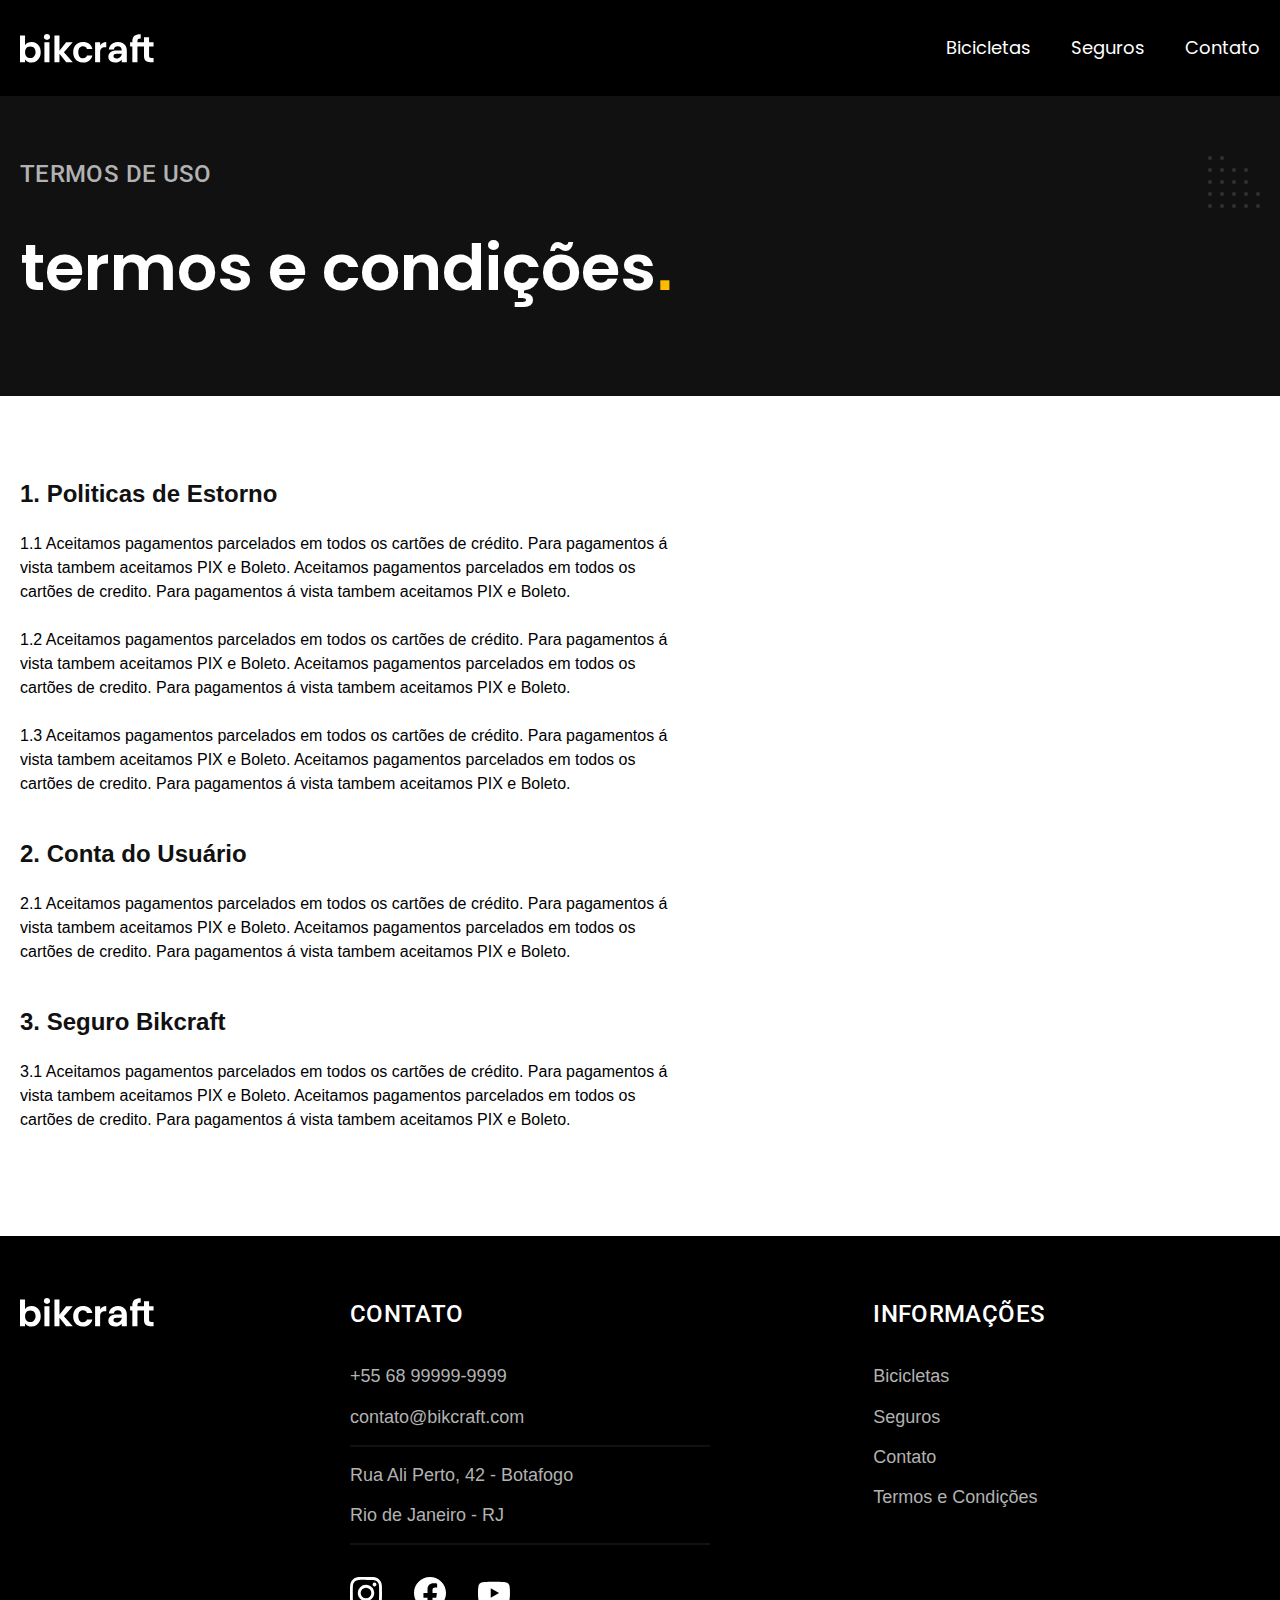
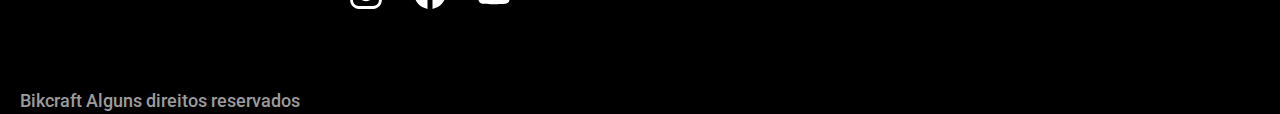
<file: termos.html>
<!DOCTYPE html>
<html lang="pt-br">
<head>
  <meta charset="UTF-8">
  <meta http-equiv="X-UA-Compatible" content="IE=edge">
  <meta name="viewport" content="width=device-width, initial-scale=1.0">
  <title>Termos e Condições | Bikcraft</title>
  <meta name="description" content="Termos e Condições">
  <link rel="shortcut icon" href="favicon.svg" type="image/svg+xml">
  <link rel="preload" href="./css/style.css" as="style">
  <link rel="stylesheet" href="./css/style.css">
  <link rel="preconnect" href="https://fonts.googleapis.com">
  <link rel="preconnect" href="https://fonts.gstatic.com" crossorigin>
  <link href="https://fonts.googleapis.com/css2?family=Merriweather:ital,wght@1,900&family=Poppins:wght@400;600&family=Roboto:wght@400;500&display=swap" rel="stylesheet">
  <script>document.documentElement.classList.add('js')</script>
</head>
<body id="termos">
  <header class="header-bg">
    <div class="header container">
      <a href="./"><img src="img/bikcraft.svg" width="136" height="32" alt="Marca"></a>

      <nav aria-label="primaria">
        <ul class="header-menu font-1-m cor-0">
          <li><a href="./bicicletas.html">Bicicletas</a></li>
          <li><a href="./seguros.html">Seguros</a></li>
          <li><a href="./contato.html">Contato</a></li>
        </ul>
     </nav>
    </div>
  </header>

  <main>
    <div class="titulo-bg">
      <div class="titulo container">
        <p class="font-2-l-b cor-5">Termos de uso</p>
        <h1 class="font-1-xxl cor-0">termos e condições<span class="cor-p1">.</span></h1>
      </div>
    </div>

    <div class="termos font-2-s container">
      <h2 class="font-1-1 cor-11">1. Politicas de Estorno</h2>
      <p>1.1 Aceitamos pagamentos parcelados em todos os cartões de
        crédito. Para pagamentos á vista tambem aceitamos PIX e Boleto.
        Aceitamos pagamentos parcelados em todos os cartões de credito.
        Para pagamentos á vista tambem aceitamos PIX e Boleto.
      </p>
      <p>1.2 Aceitamos pagamentos parcelados em todos os cartões de
        crédito. Para pagamentos á vista tambem aceitamos PIX e Boleto.
        Aceitamos pagamentos parcelados em todos os cartões de credito.
        Para pagamentos á vista tambem aceitamos PIX e Boleto.
      </p>
      <p>1.3 Aceitamos pagamentos parcelados em todos os cartões de
        crédito. Para pagamentos á vista tambem aceitamos PIX e Boleto.
        Aceitamos pagamentos parcelados em todos os cartões de credito.
        Para pagamentos á vista tambem aceitamos PIX e Boleto.
      </p>
      <h2 class="font-1-1 cor-11">2. Conta do Usuário</h2>
      <p>2.1 Aceitamos pagamentos parcelados em todos os cartões de
        crédito. Para pagamentos á vista tambem aceitamos PIX e Boleto.
        Aceitamos pagamentos parcelados em todos os cartões de credito.
        Para pagamentos á vista tambem aceitamos PIX e Boleto.
      </p>
      <h2 class="font-1-1 cor-11">3. Seguro Bikcraft</h2>
      <p>3.1 Aceitamos pagamentos parcelados em todos os cartões de
        crédito. Para pagamentos á vista tambem aceitamos PIX e Boleto.
        Aceitamos pagamentos parcelados em todos os cartões de credito.
        Para pagamentos á vista tambem aceitamos PIX e Boleto.
      </p>
    </div>
  </main>

  <footer class="footer-bg">
    <div class="footer container">
      <img src="img/bikcraft.svg" width="136" height="32" alt="Bikcraft">

      <div class="footer-contato">
        <h3 class="font-2-l-b cor-0">Contato</h3>
        <ul class="cor-5 font-2-m">
          <li><a href="tel:+5568999999999">+55 68 99999-9999</a></li>
          <li><a href="mailto:contato@bikcraft.com">contato@bikcraft.com</a></li>
          <li>Rua Ali Perto, 42 - Botafogo</li>
          <li>Rio de Janeiro - RJ</li>
        </ul>
        <div class="footer-redes">
          <a href="">
            <img src="img/redes/instagram.svg" width="32" height="32" alt="Instagram">
          </a>
  
          <a href="">
            <img src="img/redes/facebook.svg" width="32" height="32" alt="Facebook">
          </a>
  
          <a href="">
            <img src="img/redes/youtube.svg" width="32" height="32" alt="Youtube">
          </a>
        </div>
      </div>
      
      <div class="footer-info">
        <h3 class="font-2-l-b cor-0">Informações</h3>
        <nav>
          <ul class="font-1-m cor-5">
            <li><a href="./bicicletas.html">Bicicletas</a></li>
            <li><a href="./seguros.html">Seguros</a></li>
            <li><a href="./contato.html">Contato</a></li>
            <li><a href="./termos.html">Termos e Condições</a></li>
          </ul>
        </nav>
      </div>

      <p class="footer-copy font-2-m cor-6">Bikcraft Alguns direitos reservados</p>
    </div>
  </footer>
  <script src="./js/script.js"></script>
</body>
</html>
</file>
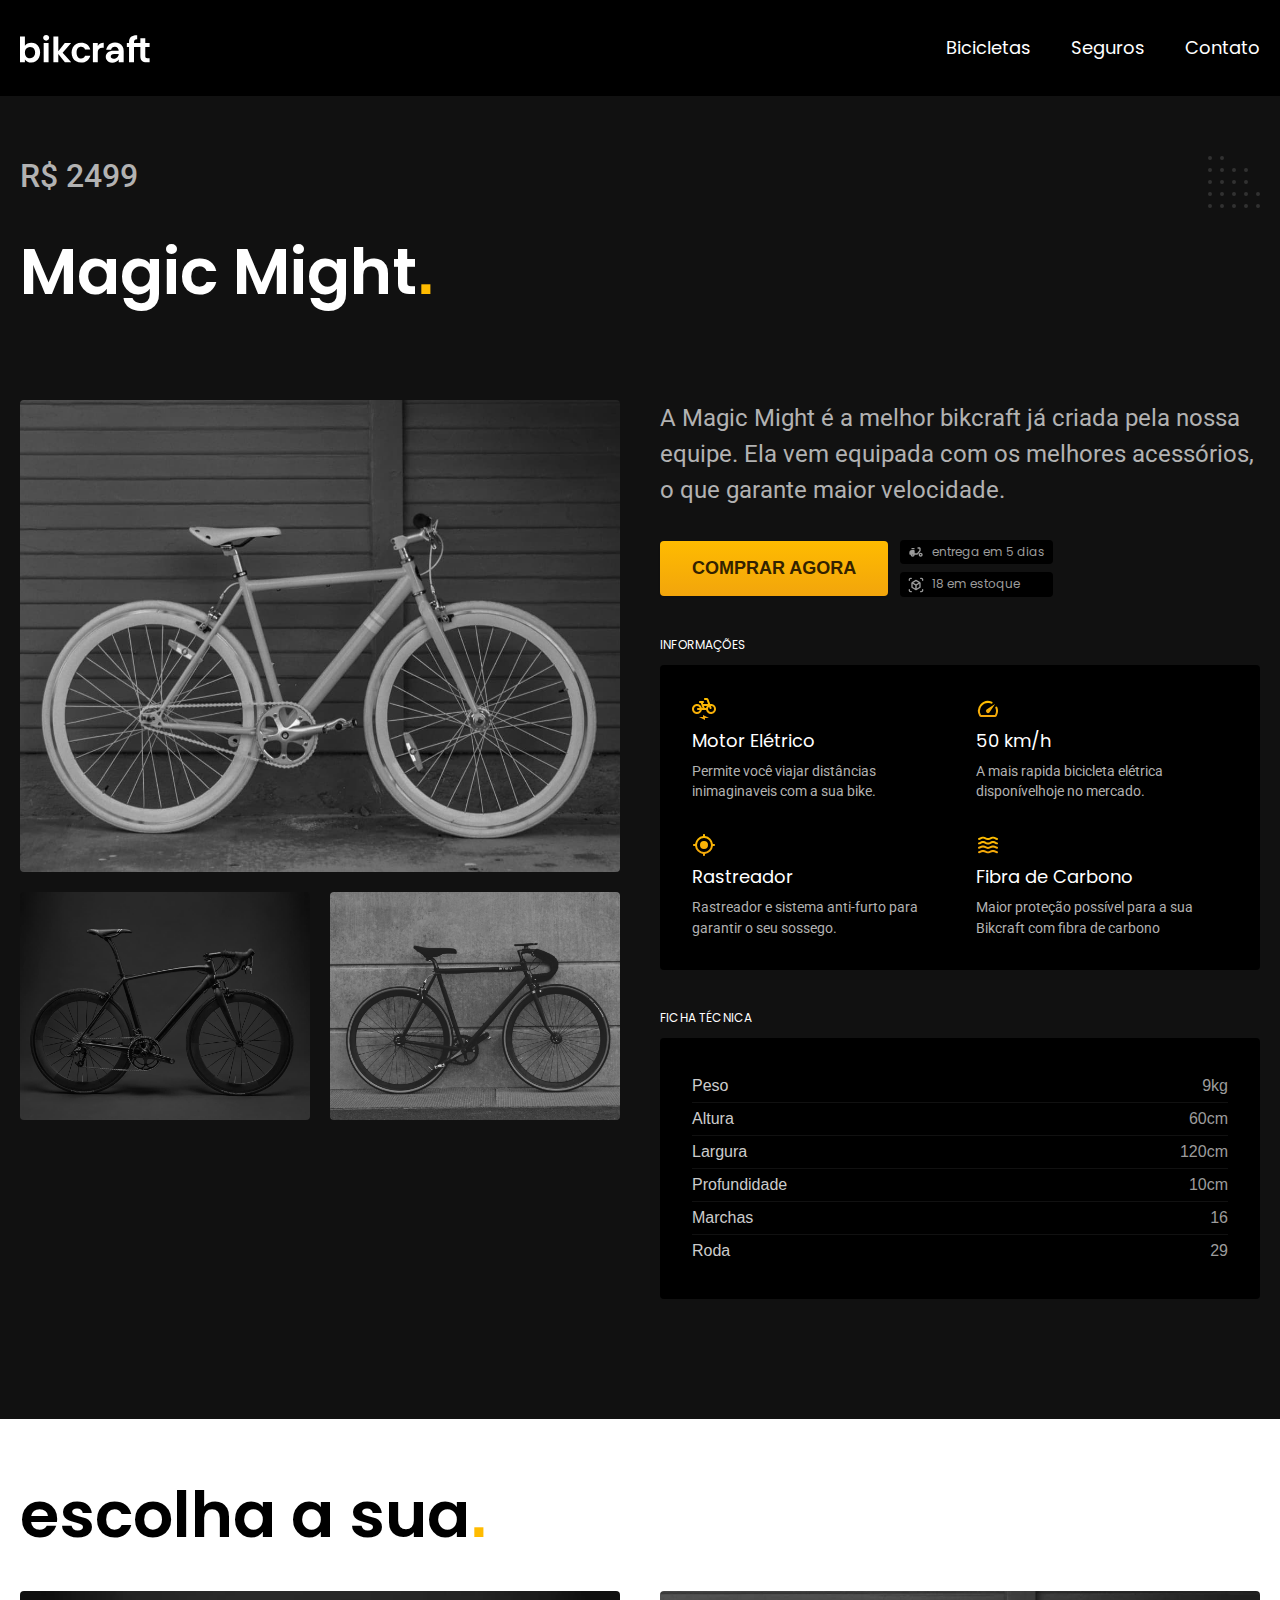
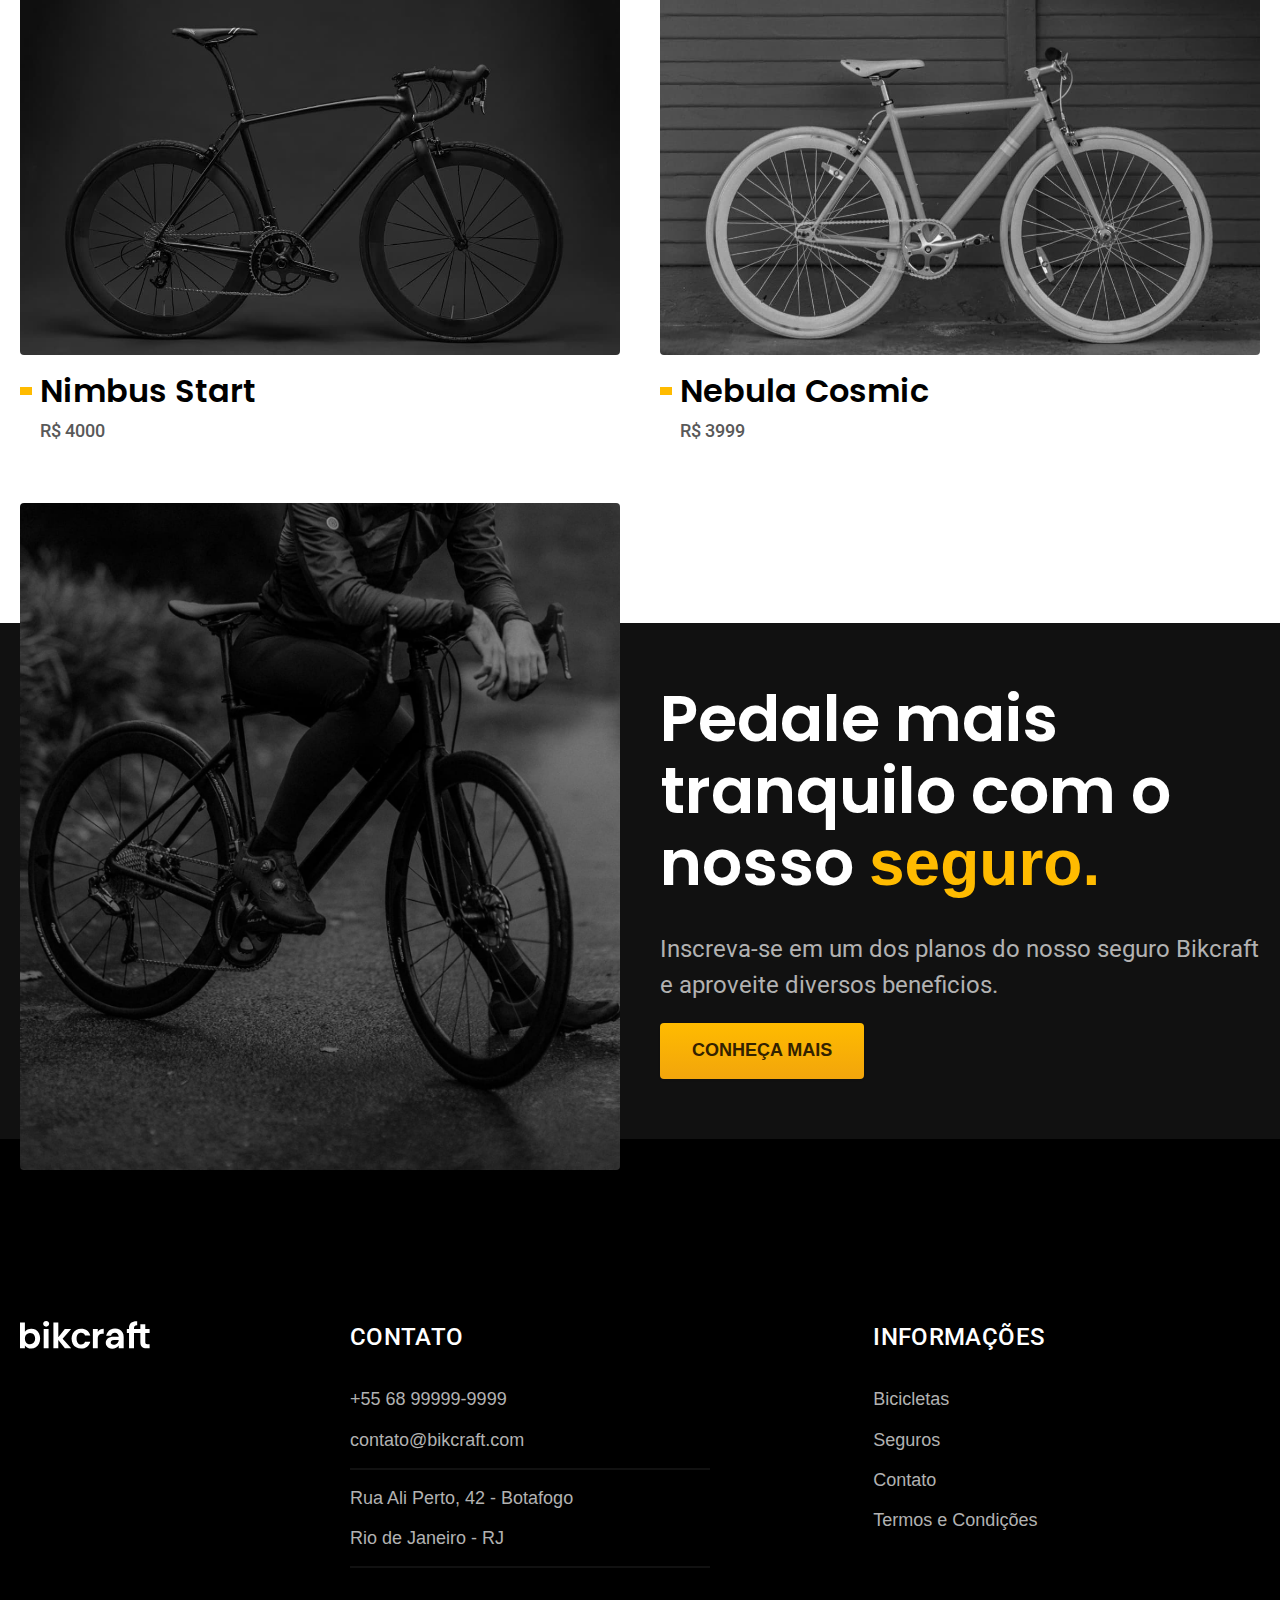
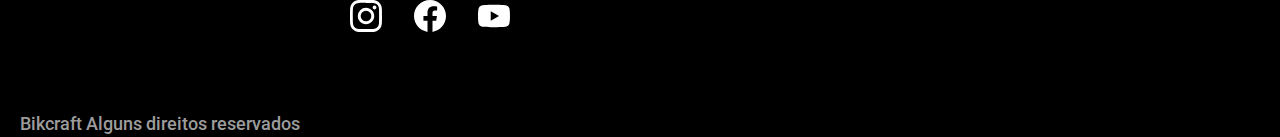
<file: bicicletas/magic.html>
<!DOCTYPE html>
<html lang="pt-br">
<head>
  <meta charset="UTF-8">
  <meta http-equiv="X-UA-Compatible" content="IE=edge">
  <meta name="viewport" content="width=device-width, initial-scale=1.0">
  <title>Magic | Bikcraft</title>
  <meta name="description" content="Termos e Condições">
  <link rel="shortcut icon" href="../favicon.svg" type="image/svg+xml">
  <link rel="stylesheet" href="../css/style.css">
  <link rel="preconnect" href="https://fonts.googleapis.com">
  <link rel="preconnect" href="https://fonts.gstatic.com" crossorigin>
  <link href="https://fonts.googleapis.com/css2?family=Merriweather:ital,wght@1,900&family=Poppins:wght@400;600&family=Roboto:wght@400;500&display=swap" rel="stylesheet">
  <script>document.documentElement.classList.add('js')</script>
</head>
<body id="bicicleta">
  <header class="header-bg">
    <div class="header container">
      <a href="../index.html"><img src="../img/bikcraft.svg" width="132" height="32" alt="Marca"></a>

      <nav aria-label="primaria">
        <ul class="header-menu font-1-m cor-0">
          <li><a href="../bicicletas.html">Bicicletas</a></li>
          <li><a href="../seguros.html">Seguros</a></li>
          <li><a href="../contato.html">Contato</a></li>
        </ul>
     </nav>
    </div>
  </header>

  <main class="titulo-bg">
    <div>
      <div class="titulo container">
        <p class="font-2-xl cor-5">R$ 2499</p>
        <h1 class="font-1-xxl cor-0">Magic Might<span class="cor-p1">.</span></h1>
      </div>
    </div>

    <div class="bicicleta container">
      <div class="bicicleta-imagens">
        <img src="../img/bicicleta/nimbus3.jpg" width="1120" height="880" alt="Foto de exemplo de uma bicicleta Magic">
        <img src="../img/bicicleta/nimbus1.jpg" width="1120" height="880" alt="Foto de exemplo de uma bicicleta Magic">
        <img src="../img/bicicleta/nimbus2.jpg" width="1120" height="880" alt="Foto de exemplo de uma bicicleta Magic">
      </div>
    

      <div class="bicicleta-conteudo">
        <p class="font-2-l cor-5">A Magic Might é a melhor bikcraft já criada pela nossa equipe. Ela vem
          equipada com os melhores acessórios, o que garante maior velocidade.
        </p>
        <div class="bicicleta-comprar">
          <a class="button" href="../orcamento.html?tipo=bikcraft&produto=magic">Comprar Agora</a>
          <span class="font-1-xs cor-6"><img src="../img/icones/entrega.svg" width="16" height="16" alt="">entrega em 5 dias</span>
          <span class="font-1-xs cor-6"><img src="../img/icones/estoque.svg" width="16" height="16" alt="">18 em estoque</span>
        </div>

        <h2 class="font-1-xs cor-0">Informações</h2>
        <ul class="bicicleta-informacoes">
          <li>
            <img src="../img/icones/eletrica.svg" width="32" height="32" alt="">
            <h3 class="font-1-m cor-0">Motor Elétrico</h3>
            <p class="font-2-xs cor-5">Permite você viajar distâncias inimaginaveis com a 
              sua bike.
            </p>
          </li>

          
          <li>
            <img src="../img/icones/velocidade.svg" width="32" height="32" alt="">
            <h3 class="font-1-m cor-0">50 km/h</h3>
            <p class="font-2-xs cor-5">A mais rapida bicicleta elétrica
              disponívelhoje no mercado.
            </p>
          </li>
          
          <li>
            <img src="../img/icones/rastreador.svg" width="32" height="32" alt="">
            <h3 class="font-1-m cor-0">Rastreador</h3>
            <p class="font-2-xs cor-5">Rastreador e sistema anti-furto
              para garantir o seu sossego.
            </p>
          </li>

          <li>
            <img src="../img/icones/carbono.svg" width="32" height="32" alt="">
            <h3 class="font-1-m cor-0">Fibra de Carbono</h3>
            <p class="font-2-xs cor-5">Maior proteção possível para a sua
              Bikcraft com fibra de carbono
            </p>
          </li>

        </ul>
        <h2 class="font-1-xs cor-0">Ficha Técnica</h2>
        <ul class="bicicleta-ficha font-2-s cor-4">
          <li>Peso <span>9kg</span></li>
          <li>Altura <span>60cm</span></li>
          <li>Largura <span>120cm</span></li>
          <li>Profundidade <span>10cm</span></li>
          <li>Marchas <span>16</span></li>
          <li>Roda <span>29</span></li>
        </ul> 
      </div>
    </div>
  </main>

  <article class="bicicletas-lista container">
    <h2 class="font-1-xxl" >escolha a sua<span class="cor-p1" >.</span></h2>

    <ul>
      <li>
        <a href="nimbus.html">
          <img src="../img/bicicletas/nimbus.jpg" width="1120" height="680" alt="Bicicleta preta">
          <h3 class="font-1-xl">Nimbus Start</h3>
          <span class="font-2-m cor-8">R$ 4000</span>
        </a>
      </li>

      <li>
        <a href="nebula.html">
          <img src="../img/bicicletas/nebula.jpg" width="1120" height="680" alt="Bicicleta preta">
          <h3 class="font-1-xl">Nebula Cosmic</h3>
          <span class="font-2-m cor-8">R$ 3999</span>
        </a>
      </li>
    </ul>
  </article>
  
  <article class="seguro-bg">
    <div class="seguro container">
      <div class="seguro-imagem">
        <img src="../img/fotos/seguros.jpg" width="1360" height="1512" alt="Pessoa parada em cima de uma bicicleta.">
      </div>

      <div class="seguro-conteudo">
          <h2 class="font-1-xxl cor-0">Pedale mais tranquilo com o nosso <span class="cor-p1">seguro.</span></h2>
          <p class="font-2-l cor-5">Inscreva-se em um dos planos do nosso seguro Bikcraft e 
            aproveite diversos beneficios.
          </p>
          <a class="button" href="../seguros.html">Conheça Mais</a>
      </div>
    </div>
  </article>

  <footer class="footer-bg">
    <div class="footer container">
      <img src="../img/bikcraft.svg" width="132" height="32" alt="Bikcraft">

      <div class="footer-contato">
        <h3 class="font-2-l-b cor-0">Contato</h3>
        <ul class="cor-5 font-2-m">
          <li><a href="tel:+5568999999999">+55 68 99999-9999</a></li>
          <li><a href="mailto:contato@bikcraft.com">contato@bikcraft.com</a></li>
          <li>Rua Ali Perto, 42 - Botafogo</li>
          <li>Rio de Janeiro - RJ</li>
        </ul>
        <div class="footer-redes">
          <a href="">
            <img src="../img/redes/instagram.svg" width="32" height="32" alt="Instagram">
          </a>
  
          <a href="">
            <img src="../img/redes/facebook.svg" width="32" height="32" alt="Facebook">
          </a>
  
          <a href="">
            <img src="../img/redes/youtube.svg" width="32" height="32" alt="Youtube">
          </a>
        </div>
      </div>
      
      <div class="footer-info">
        <h3 class="font-2-l-b cor-0">Informações</h3>
        <nav>
          <ul class="font-1-m cor-5">
            <li><a href="./bicicletas.html">Bicicletas</a></li>
            <li><a href="./seguros.html">Seguros</a></li>
            <li><a href="./contato.html">Contato</a></li>
            <li><a href="./termos.html">Termos e Condições</a></li>
          </ul>
        </nav>
      </div>

      <p class="footer-copy font-2-m cor-6">Bikcraft Alguns direitos reservados</p>
    </div>
  </footer>
  <script src="../js/script.js"></script>
</body>
</html>
</file>
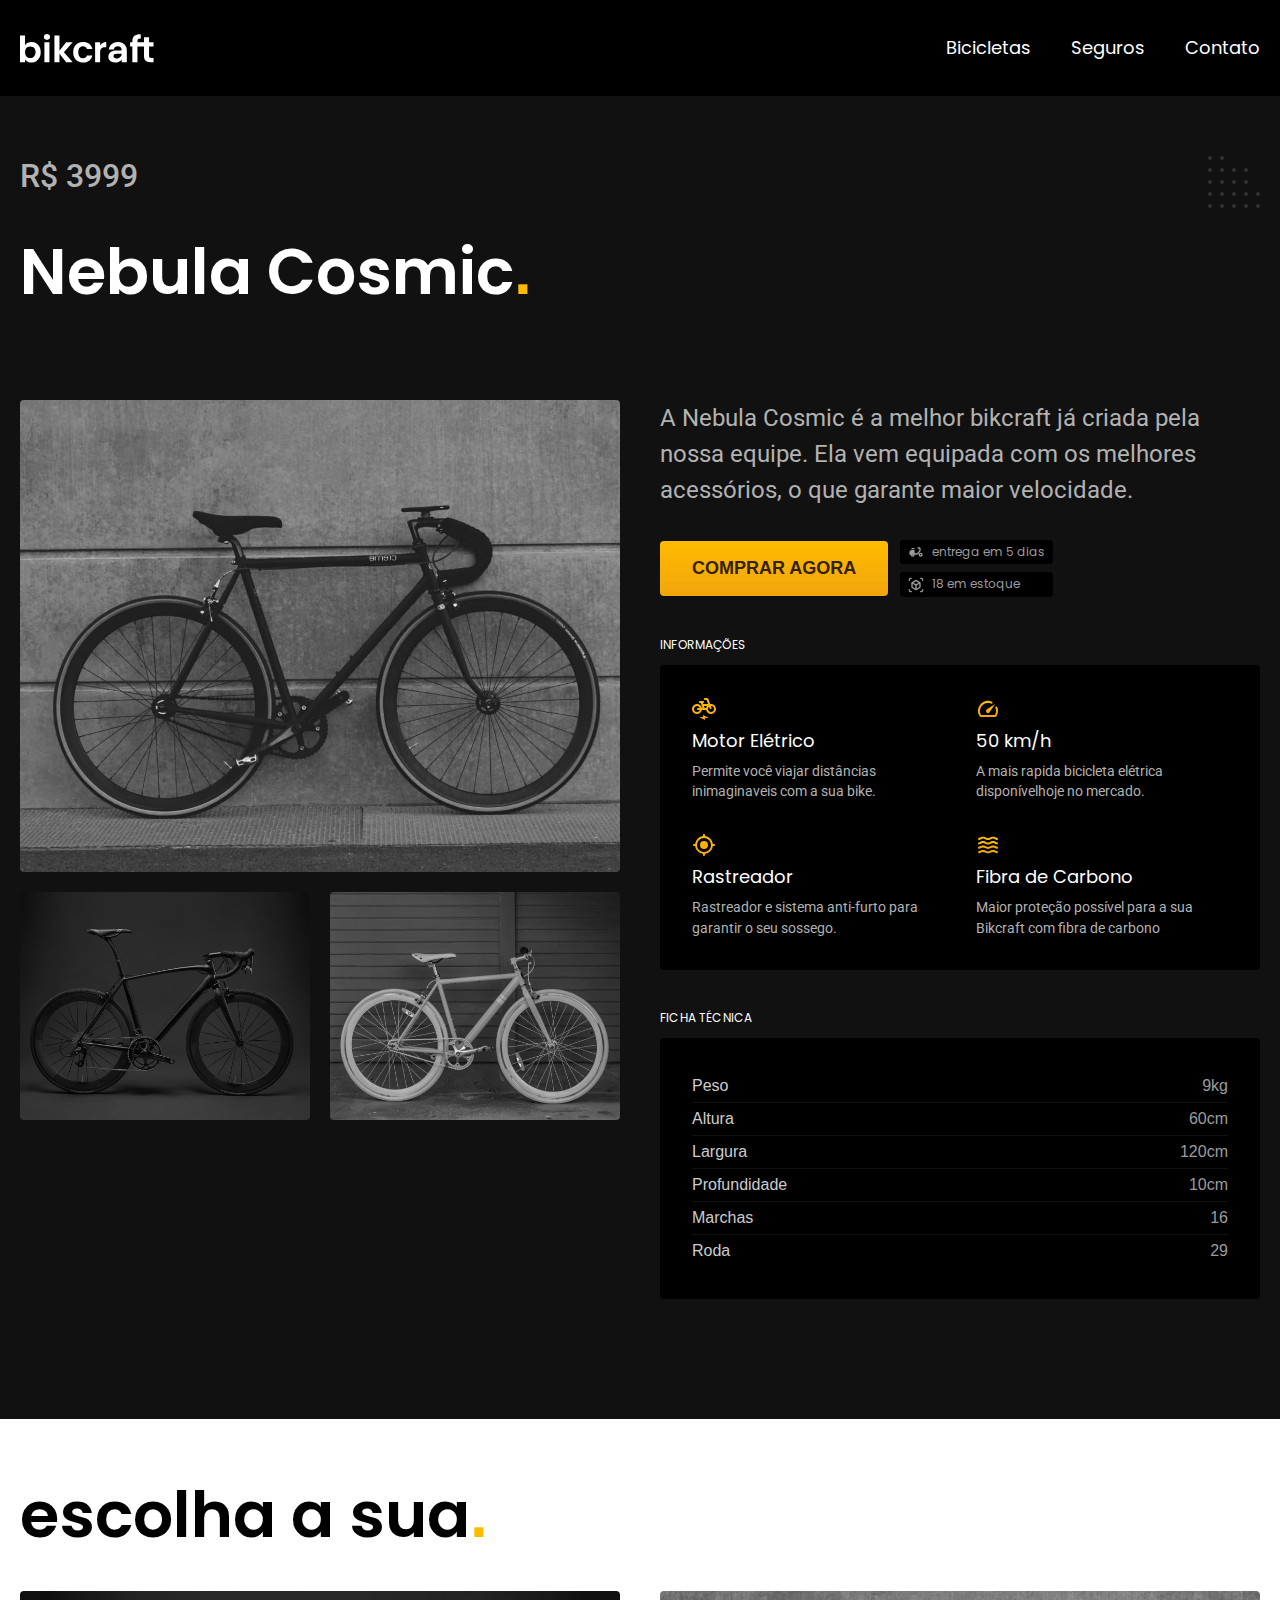
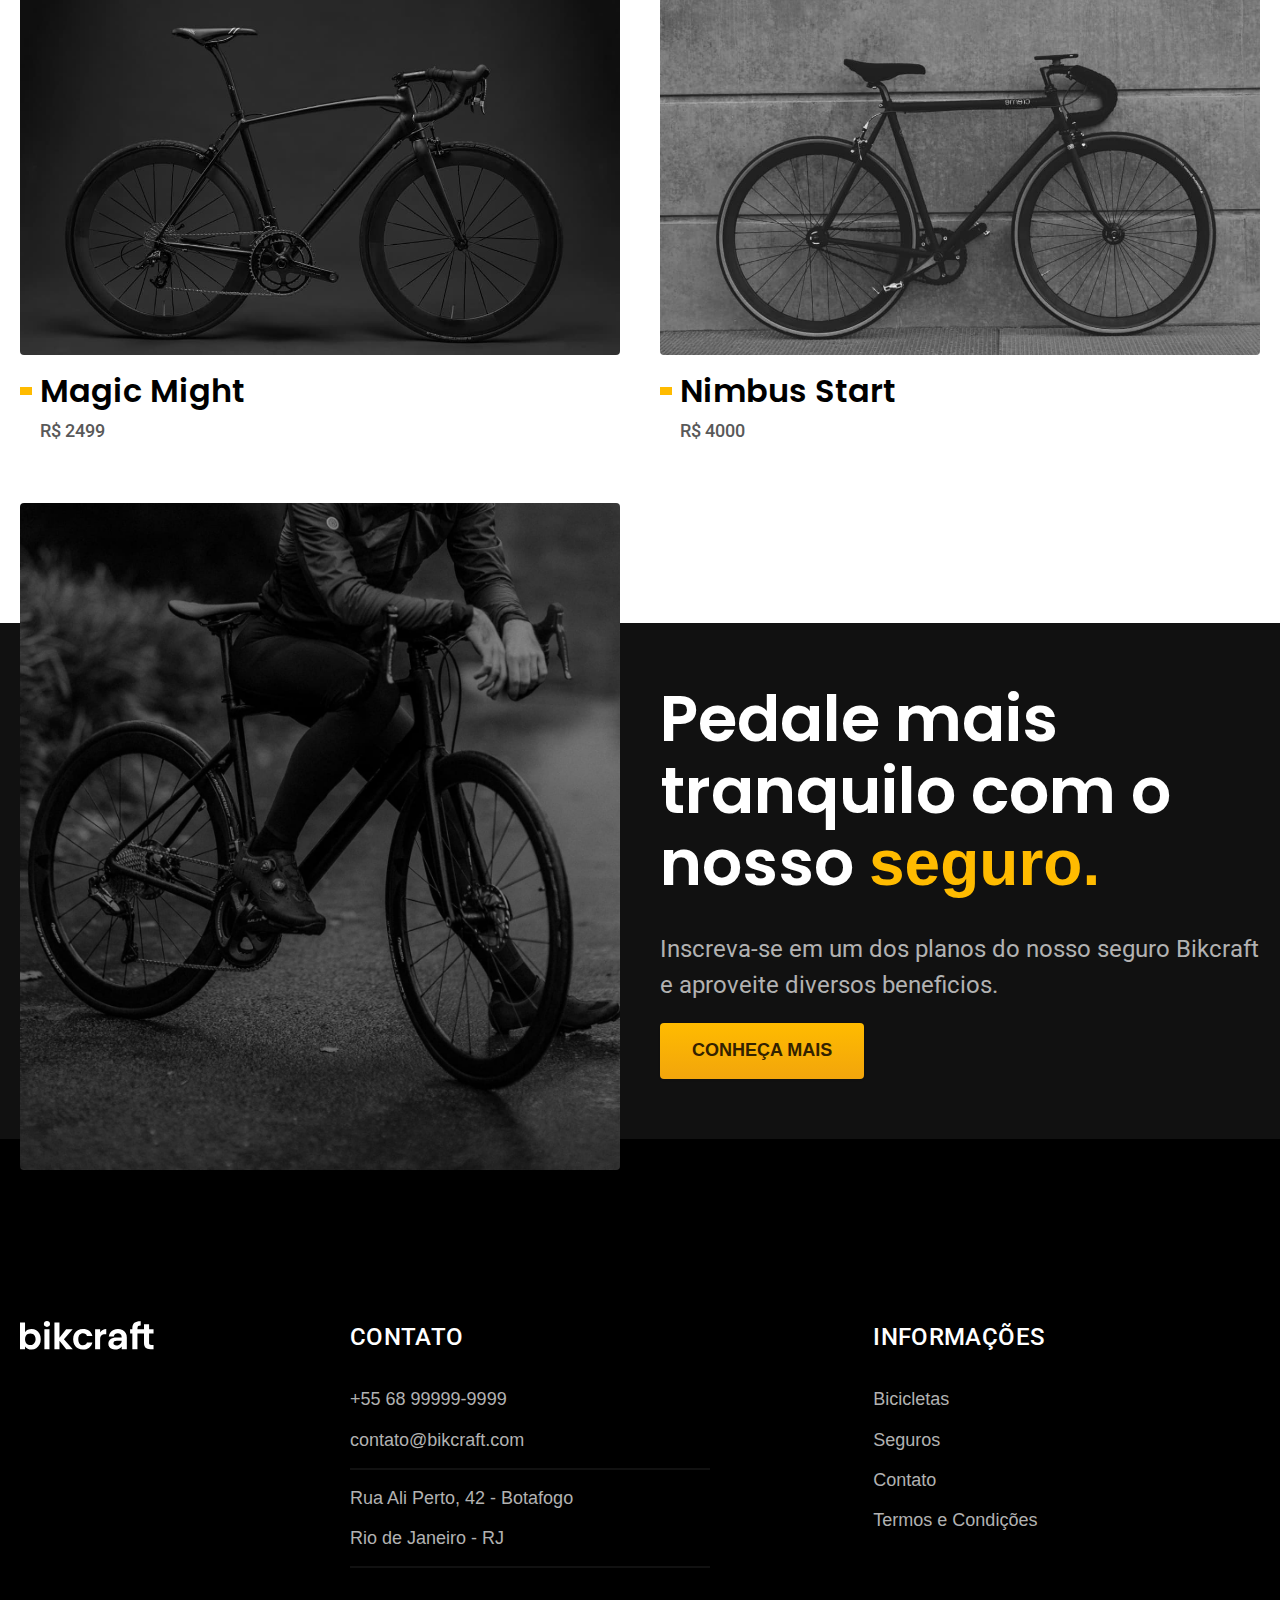
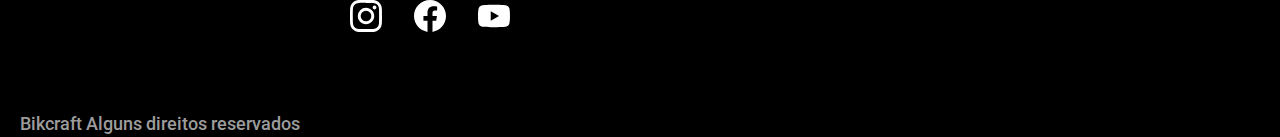
<file: bicicletas/nebula.html>
<!DOCTYPE html>
<html lang="pt-br">
<head>
  <meta charset="UTF-8">
  <meta http-equiv="X-UA-Compatible" content="IE=edge">
  <meta name="viewport" content="width=device-width, initial-scale=1.0">
  <title>Nebula | Bikcraft</title>
  <meta name="description" content="Termos e Condições">
  <link rel="shortcut icon" href="../favicon.svg" type="image/svg+xml">
  <link rel="stylesheet" href="../css/style.css">
  <link rel="preconnect" href="https://fonts.googleapis.com">
  <link rel="preconnect" href="https://fonts.gstatic.com" crossorigin>
  <link href="https://fonts.googleapis.com/css2?family=Merriweather:ital,wght@1,900&family=Poppins:wght@400;600&family=Roboto:wght@400;500&display=swap" rel="stylesheet">
  <script>document.documentElement.classList.add('js')</script>
</head>
<body id="bicicleta">
  <header class="header-bg">
    <div class="header container">
      <a href="../index.html"><img src="../img/bikcraft.svg" width="136" height="32" alt="Marca"></a>

      <nav aria-label="primaria">
        <ul class="header-menu font-1-m cor-0">
          <li><a href="../bicicletas.html">Bicicletas</a></li>
          <li><a href="../seguros.html">Seguros</a></li>
          <li><a href="../contato.html">Contato</a></li>
        </ul>
     </nav>
    </div>
  </header>

  <main class="titulo-bg">
    <div>
      <div class="titulo container">
        <p class="font-2-xl cor-5">R$ 3999</p>
        <h1 class="font-1-xxl cor-0">Nebula Cosmic<span class="cor-p1">.</span></h1>
      </div>
    </div>

    <div class="bicicleta container">
      <div class="bicicleta-imagens">
        <img src="../img/bicicleta/nimbus2.jpg" width="1120" height="880" alt="Foto de exemplo de uma bicicleta Nebula">
        <img src="../img/bicicleta/nimbus1.jpg" width="1120" height="880" alt="Foto de exemplo de uma bicicleta Nebula">
        <img src="../img/bicicleta/nimbus3.jpg" width="1120" height="880" alt="Foto de exemplo de uma bicicleta Nebula">
      </div>
    

      <div class="bicicleta-conteudo">
        <p class="font-2-l cor-5">A Nebula Cosmic é a melhor bikcraft já criada pela nossa equipe. Ela vem
          equipada com os melhores acessórios, o que garante maior velocidade.
        </p>
        <div class="bicicleta-comprar">
          <a class="button" href="../orcamento.html?tipo=bikcraft&produto=nebula">Comprar Agora</a>
          <span class="font-1-xs cor-6"><img src="../img/icones/entrega.svg" width="16" height="16" alt="">entrega em 5 dias</span>
          <span class="font-1-xs cor-6"><img src="../img/icones/estoque.svg" width="16" height="16" alt="">18 em estoque</span>
        </div>

        <h2 class="font-1-xs cor-0">Informações</h2>
        <ul class="bicicleta-informacoes">
          <li>
            <img src="../img/icones/eletrica.svg" width="32" height="32" alt="">
            <h3 class="font-1-m cor-0">Motor Elétrico</h3>
            <p class="font-2-xs cor-5">Permite você viajar distâncias inimaginaveis com a 
              sua bike.
            </p>
          </li>

          
          <li>
            <img src="../img/icones/velocidade.svg" width="32" height="32" alt="">
            <h3 class="font-1-m cor-0">50 km/h</h3>
            <p class="font-2-xs cor-5">A mais rapida bicicleta elétrica
              disponívelhoje no mercado.
            </p>
          </li>
          
          <li>
            <img src="../img/icones/rastreador.svg" width="32" height="32" alt="">
            <h3 class="font-1-m cor-0">Rastreador</h3>
            <p class="font-2-xs cor-5">Rastreador e sistema anti-furto
              para garantir o seu sossego.
            </p>
          </li>

          <li>
            <img src="../img/icones/carbono.svg" width="32" height="32" alt="">
            <h3 class="font-1-m cor-0">Fibra de Carbono</h3>
            <p class="font-2-xs cor-5">Maior proteção possível para a sua
              Bikcraft com fibra de carbono
            </p>
          </li>

        </ul>
        <h2 class="font-1-xs cor-0">Ficha Técnica</h2>
        <ul class="bicicleta-ficha font-2-s cor-4">
          <li>Peso <span>9kg</span></li>
          <li>Altura <span>60cm</span></li>
          <li>Largura <span>120cm</span></li>
          <li>Profundidade <span>10cm</span></li>
          <li>Marchas <span>16</span></li>
          <li>Roda <span>29</span></li>
        </ul> 
      </div>
    </div>
  </main>

  <article class="bicicletas-lista container">
    <h2 class="font-1-xxl" >escolha a sua<span class="cor-p1" >.</span></h2>

    <ul>
      <li>
        <a href="magic.html">
          <img src="../img/bicicletas/nimbus.jpg" width="1120" height="680" alt="Bicicleta preta">
          <h3 class="font-1-xl">Magic Might</h3>
          <span class="font-2-m cor-8">R$ 2499</span>
        </a>
      </li>

      <li>
        <a href="nimbus.html">
          <img src="../img/bicicletas/magic.jpg" width="1120" height="680" alt="Bicicleta preta">
          <h3 class="font-1-xl">Nimbus Start</h3>
          <span class="font-2-m cor-8">R$ 4000</span>
        </a>
      </li>
    </ul>
  </article>
  
  <article class="seguro-bg">
    <div class="seguro container">
      <div class="seguro-imagem">
        <img src="../img/fotos/seguros.jpg" width="1360" height="1512" alt="Pessoa parada em cima de uma bicicleta.">
      </div>

      <div class="seguro-conteudo">
          <h2 class="font-1-xxl cor-0">Pedale mais tranquilo com o nosso <span class="cor-p1">seguro.</span></h2>
          <p class="font-2-l cor-5">Inscreva-se em um dos planos do nosso seguro Bikcraft e 
            aproveite diversos beneficios.
          </p>
          <a class="button" href="../seguros.html">Conheça Mais</a>
      </div>
    </div>
  </article>

  <footer class="footer-bg">
    <div class="footer container">
      <img src="../img/bikcraft.svg" width="136" height="32" alt="Bikcraft">

      <div class="footer-contato">
        <h3 class="font-2-l-b cor-0">Contato</h3>
        <ul class="cor-5 font-2-m">
          <li><a href="tel:+5568999999999">+55 68 99999-9999</a></li>
          <li><a href="mailto:contato@bikcraft.com">contato@bikcraft.com</a></li>
          <li>Rua Ali Perto, 42 - Botafogo</li>
          <li>Rio de Janeiro - RJ</li>
        </ul>
        <div class="footer-redes">
          <a href="">
            <img src="../img/redes/instagram.svg" width="32" height="32" alt="Instagram">
          </a>
  
          <a href="">
            <img src="../img/redes/facebook.svg" width="32" height="32" alt="Facebook">
          </a>
  
          <a href="">
            <img src="../img/redes/youtube.svg" width="32" height="32" alt="Youtube">
          </a>
        </div>
      </div>
      
      <div class="footer-info">
        <h3 class="font-2-l-b cor-0">Informações</h3>
        <nav>
          <ul class="font-1-m cor-5">
            <li><a href="./bicicletas.html">Bicicletas</a></li>
            <li><a href="./seguros.html">Seguros</a></li>
            <li><a href="./contato.html">Contato</a></li>
            <li><a href="./termos.html">Termos e Condições</a></li>
          </ul>
        </nav>
      </div>

      <p class="footer-copy font-2-m cor-6">Bikcraft Alguns direitos reservados</p>
    </div>
  </footer>
  <script src="../js/script.js"></script>
</body>
</html>
</file>
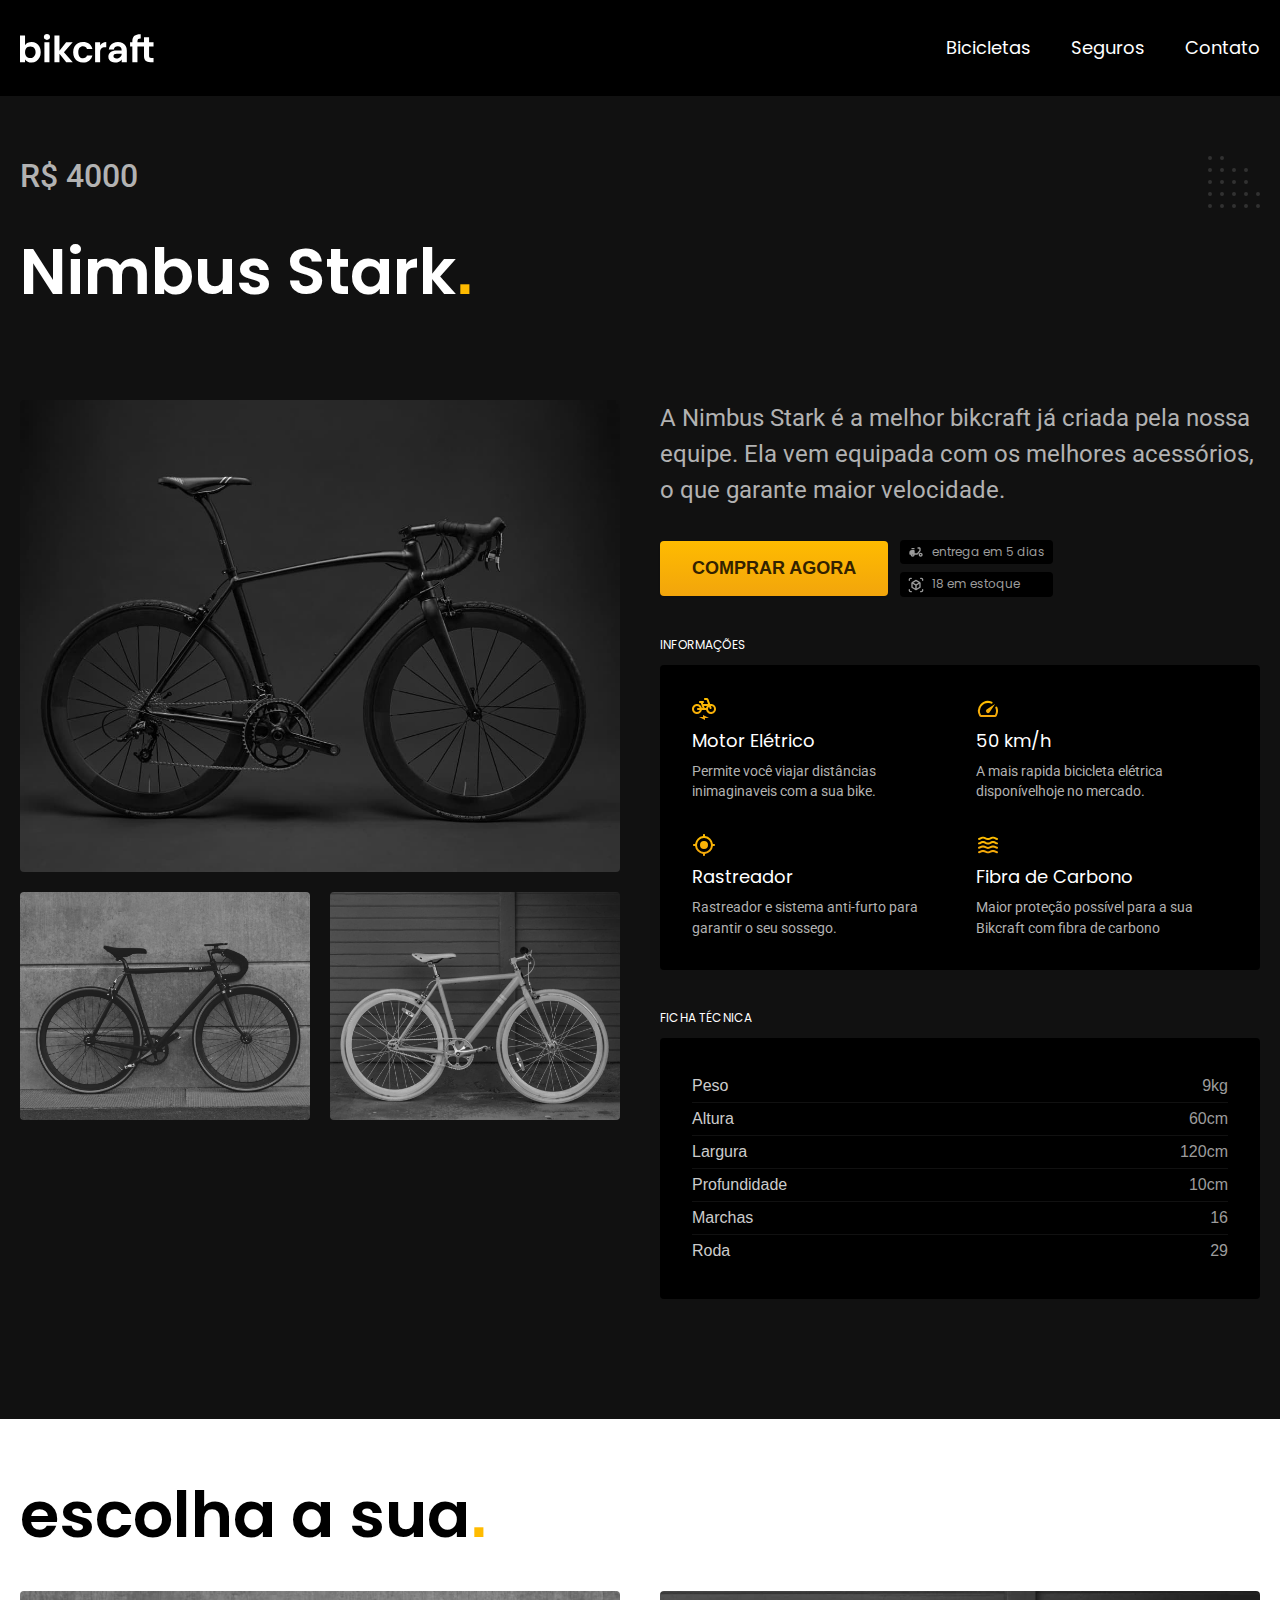
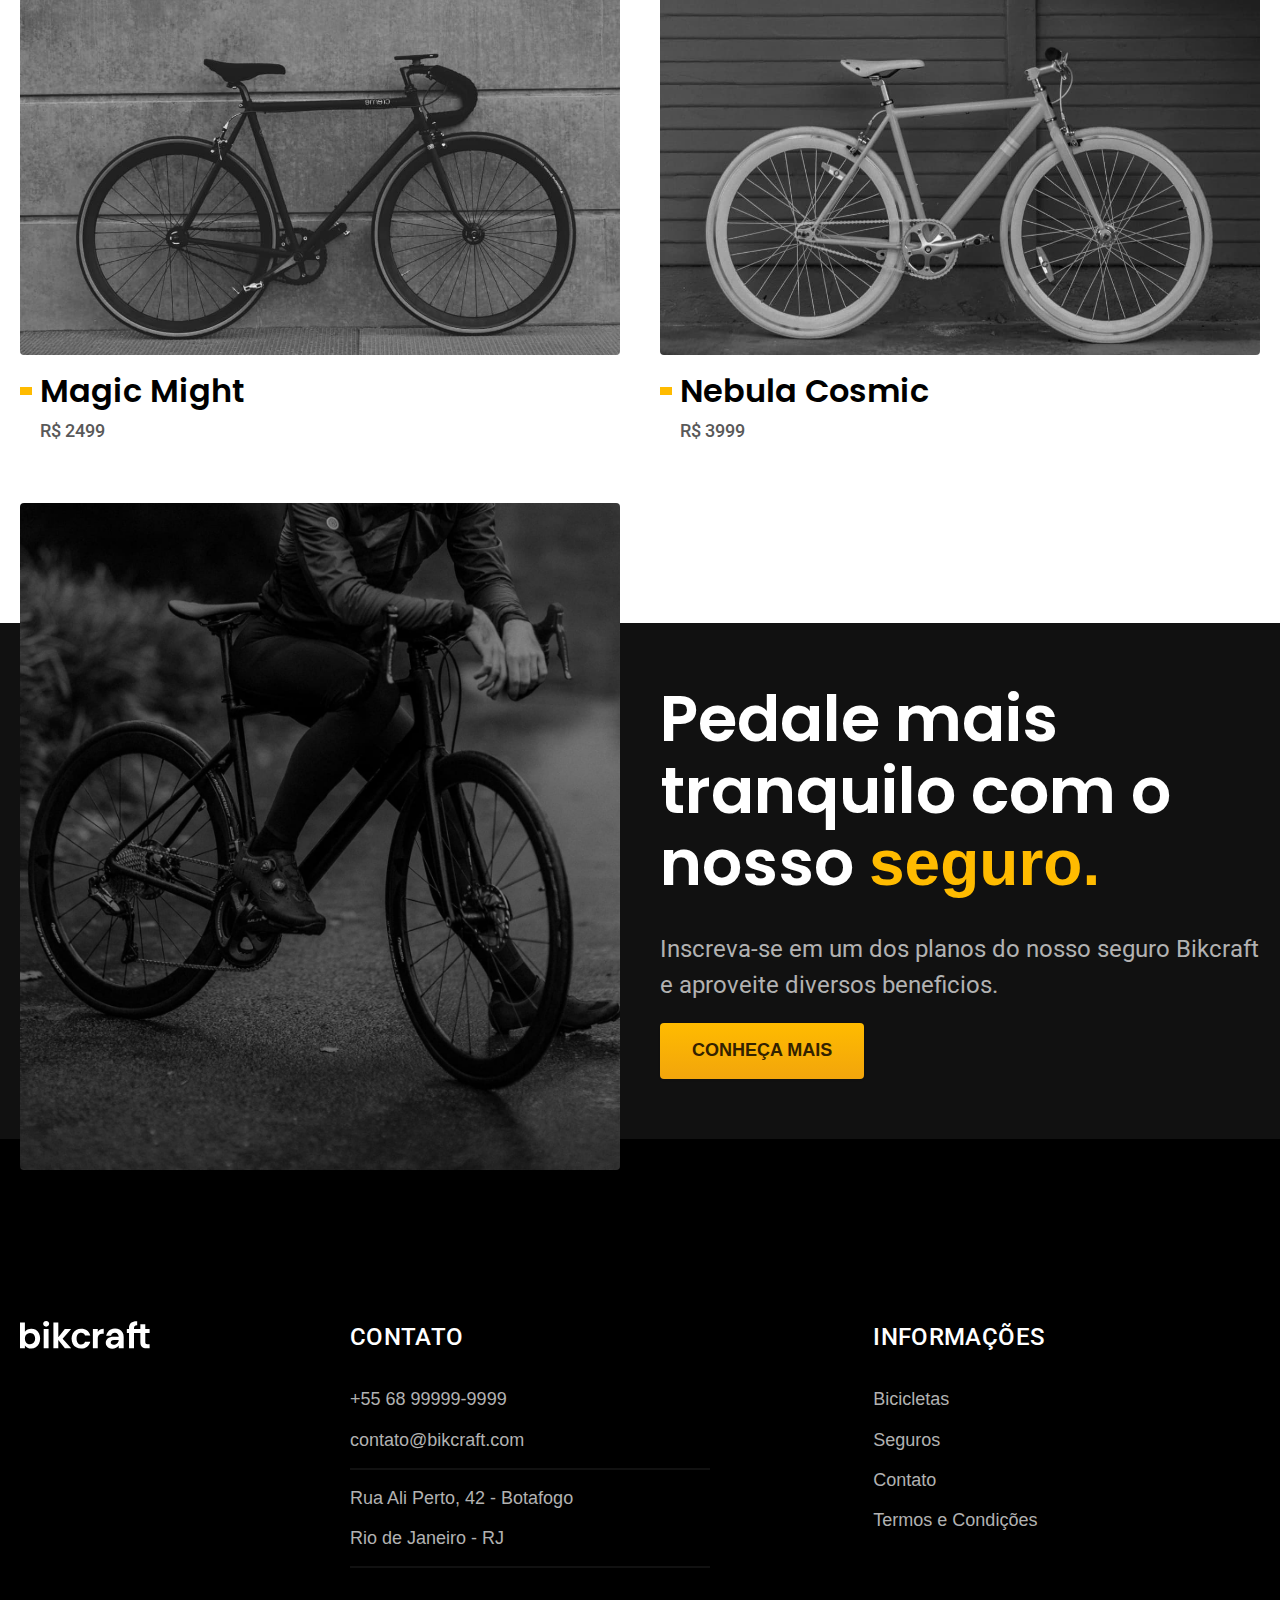
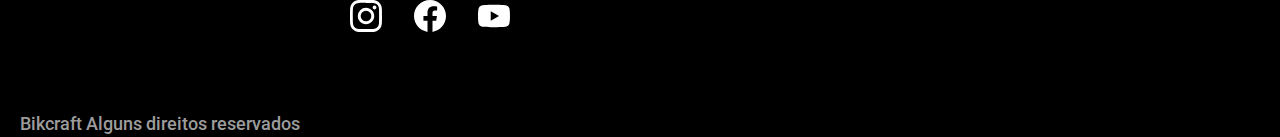
<file: bicicletas/nimbus.html>
<!DOCTYPE html>
<html lang="pt-br">
<head>
  <meta charset="UTF-8">
  <meta http-equiv="X-UA-Compatible" content="IE=edge">
  <meta name="viewport" content="width=device-width, initial-scale=1.0">
  <title>Nimbus | Bikcraft</title>
  <meta name="description" content="Termos e Condições">
  <link rel="shortcut icon" href="../favicon.svg" type="image/svg+xml">
  <link rel="stylesheet" href="../css/style.css">
  <link rel="preconnect" href="https://fonts.googleapis.com">
  <link rel="preconnect" href="https://fonts.gstatic.com" crossorigin>
  <link href="https://fonts.googleapis.com/css2?family=Merriweather:ital,wght@1,900&family=Poppins:wght@400;600&family=Roboto:wght@400;500&display=swap" rel="stylesheet">
  <script>document.documentElement.classList.add('js')</script>
</head>
<body id="bicicleta">
  <header class="header-bg">
    <div class="header container">
      <a href="../index.html"><img src="../img/bikcraft.svg" width="136" height="32" alt="Marca"></a>

      <nav aria-label="primaria">
        <ul class="header-menu font-1-m cor-0">
          <li><a href="../bicicletas.html">Bicicletas</a></li>
          <li><a href="../seguros.html">Seguros</a></li>
          <li><a href="../contato.html">Contato</a></li>
        </ul>
     </nav>
    </div>
  </header>

  <main class="titulo-bg">
    <div>
      <div class="titulo container">
        <p class="font-2-xl cor-5">R$ 4000</p>
        <h1 class="font-1-xxl cor-0">Nimbus Stark<span class="cor-p1">.</span></h1>
      </div>
    </div>

    <div class="bicicleta container">
      <div class="bicicleta-imagens">
        <img src="../img/bicicleta/nimbus1.jpg" width="1120" height="880" alt="Foto de exemplo de uma bicicleta Nimbus">
        <img src="../img/bicicleta/nimbus2.jpg" width="1120" height="880" alt="Foto de exemplo de uma bicicleta Nimbus">
        <img src="../img/bicicleta/nimbus3.jpg" width="1120" height="880" alt="Foto de exemplo de uma bicicleta Nimbus">
      </div>
    

      <div class="bicicleta-conteudo">
        <p class="font-2-l cor-5">A Nimbus Stark é a melhor bikcraft já criada pela nossa equipe. Ela vem
          equipada com os melhores acessórios, o que garante maior velocidade.
        </p>
        <div class="bicicleta-comprar">
          <a class="button" href="../orcamento.html?tipo=bikcraft&produto=nimbus">Comprar Agora</a>
          <span class="font-1-xs cor-6"><img src="../img/icones/entrega.svg" width="16" height="16" alt="">entrega em 5 dias</span>
          <span class="font-1-xs cor-6"><img src="../img/icones/estoque.svg" width="16" height="16" alt="">18 em estoque</span>
        </div>

        <h2 class="font-1-xs cor-0">Informações</h2>
        <ul class="bicicleta-informacoes">
          <li>
            <img src="../img/icones/eletrica.svg" width="32" height="32" alt="">
            <h3 class="font-1-m cor-0">Motor Elétrico</h3>
            <p class="font-2-xs cor-5">Permite você viajar distâncias inimaginaveis com a 
              sua bike.
            </p>
          </li>

          
          <li>
            <img src="../img/icones/velocidade.svg" width="32" height="32" alt="">
            <h3 class="font-1-m cor-0">50 km/h</h3>
            <p class="font-2-xs cor-5">A mais rapida bicicleta elétrica
              disponívelhoje no mercado.
            </p>
          </li>
          
          <li>
            <img src="../img/icones/rastreador.svg" width="32" height="32" alt="">
            <h3 class="font-1-m cor-0">Rastreador</h3>
            <p class="font-2-xs cor-5">Rastreador e sistema anti-furto
              para garantir o seu sossego.
            </p>
          </li>

          <li>
            <img src="../img/icones/carbono.svg" width="32" height="32" alt="">
            <h3 class="font-1-m cor-0">Fibra de Carbono</h3>
            <p class="font-2-xs cor-5">Maior proteção possível para a sua
              Bikcraft com fibra de carbono
            </p>
          </li>

        </ul>
        <h2 class="font-1-xs cor-0">Ficha Técnica</h2>
        <ul class="bicicleta-ficha font-2-s cor-4">
          <li>Peso <span>9kg</span></li>
          <li>Altura <span>60cm</span></li>
          <li>Largura <span>120cm</span></li>
          <li>Profundidade <span>10cm</span></li>
          <li>Marchas <span>16</span></li>
          <li>Roda <span>29</span></li>
        </ul> 
      </div>
    </div>
  </main>

  <article class="bicicletas-lista container">
    <h2 class="font-1-xxl" >escolha a sua<span class="cor-p1" >.</span></h2>

    <ul>
      <li>
        <a href="magic.html">
          <img src="../img/bicicletas/magic.jpg" width="1120" height="680" alt="Bicicleta preta">
          <h3 class="font-1-xl">Magic Might</h3>
          <span class="font-2-m cor-8">R$ 2499</span>
        </a>
      </li>

      <li>
        <a href="nebula.html">
          <img src="../img/bicicletas/nebula.jpg" width="1120" height="680" alt="Bicicleta preta">
          <h3 class="font-1-xl">Nebula Cosmic</h3>
          <span class="font-2-m cor-8">R$ 3999</span>
        </a>
      </li>
    </ul>
  </article>
  
  <article class="seguro-bg">
    <div class="seguro container">
      <div class="seguro-imagem">
        <img src="../img/fotos/seguros.jpg" width="1120" height="680" alt="Pessoa parada em cima de uma bicicleta.">
      </div>

      <div class="seguro-conteudo">
          <h2 class="font-1-xxl cor-0">Pedale mais tranquilo com o nosso <span class="cor-p1">seguro.</span></h2>
          <p class="font-2-l cor-5">Inscreva-se em um dos planos do nosso seguro Bikcraft e 
            aproveite diversos beneficios.
          </p>
          <a class="button" href="../seguros.html">Conheça Mais</a>
      </div>
    </div>
  </article>

  <footer class="footer-bg">
    <div class="footer container">
      <img src="../img/bikcraft.svg" width="132" height="32" alt="Bikcraft">

      <div class="footer-contato">
        <h3 class="font-2-l-b cor-0">Contato</h3>
        <ul class="cor-5 font-2-m">
          <li><a href="tel:+5568999999999">+55 68 99999-9999</a></li>
          <li><a href="mailto:contato@bikcraft.com">contato@bikcraft.com</a></li>
          <li>Rua Ali Perto, 42 - Botafogo</li>
          <li>Rio de Janeiro - RJ</li>
        </ul>
        <div class="footer-redes">
          <a href="">
            <img src="../img/redes/instagram.svg" width="32" height="32" alt="Instagram">
          </a>
  
          <a href="">
            <img src="../img/redes/facebook.svg" width="32" height="32" alt="Facebook">
          </a>
  
          <a href="">
            <img src="../img/redes/youtube.svg" width="32" height="32" alt="Youtube">
          </a>
        </div>
      </div>
      
      <div class="footer-info">
        <h3 class="font-2-l-b cor-0">Informações</h3>
        <nav>
          <ul class="font-1-m cor-5">
            <li><a href="./bicicletas.html">Bicicletas</a></li>
            <li><a href="./seguros.html">Seguros</a></li>
            <li><a href="./contato.html">Contato</a></li>
            <li><a href="./termos.html">Termos e Condições</a></li>
          </ul>
        </nav>
      </div>

      <p class="footer-copy font-2-m cor-6">Bikcraft Alguns direitos reservados</p>
    </div>
  </footer>
  <script src="../js/script.js"></script>
</body>
</html>
</file>
<file: css/style.css>
/* Glbal */
@import url(global/global.css);
@import url(global/header.css);
@import url(global/footer.css);

/* Utility */
@import url(utility/utility.css); 
@import url(utility/cores.css);
@import url(utility/tipografia.css);
@import url(utility/formulario.css);
@import url(utility/animacao.css);

/* Home */
@import url(home/tecnologia.css);
@import url(home/introducao.css);
@import url(home/parceiros.css);
@import url(home/depoimento.css);

/* Bicicletas */
@import url(bicicletas/bicicletas-lista.css);
@import url(bicicletas/bicicletas.css);


/* Seguros */
@import url(seguros/seguros.css);
@import url(seguros/perguntas.css);
@import url(seguros/vantagens.css);


/* Termos */
@import url(termos/termos.css);


/* Bicicleta */
@import url(bicicleta/bicicleta.css);
@import url(bicicleta/seguro.css);


/* Contato */
@import url(contato/contato.css);
@import url(contato/lojas.css);

/* Orcamento */
@import url(orcamento/orcamento.css);
</file>
